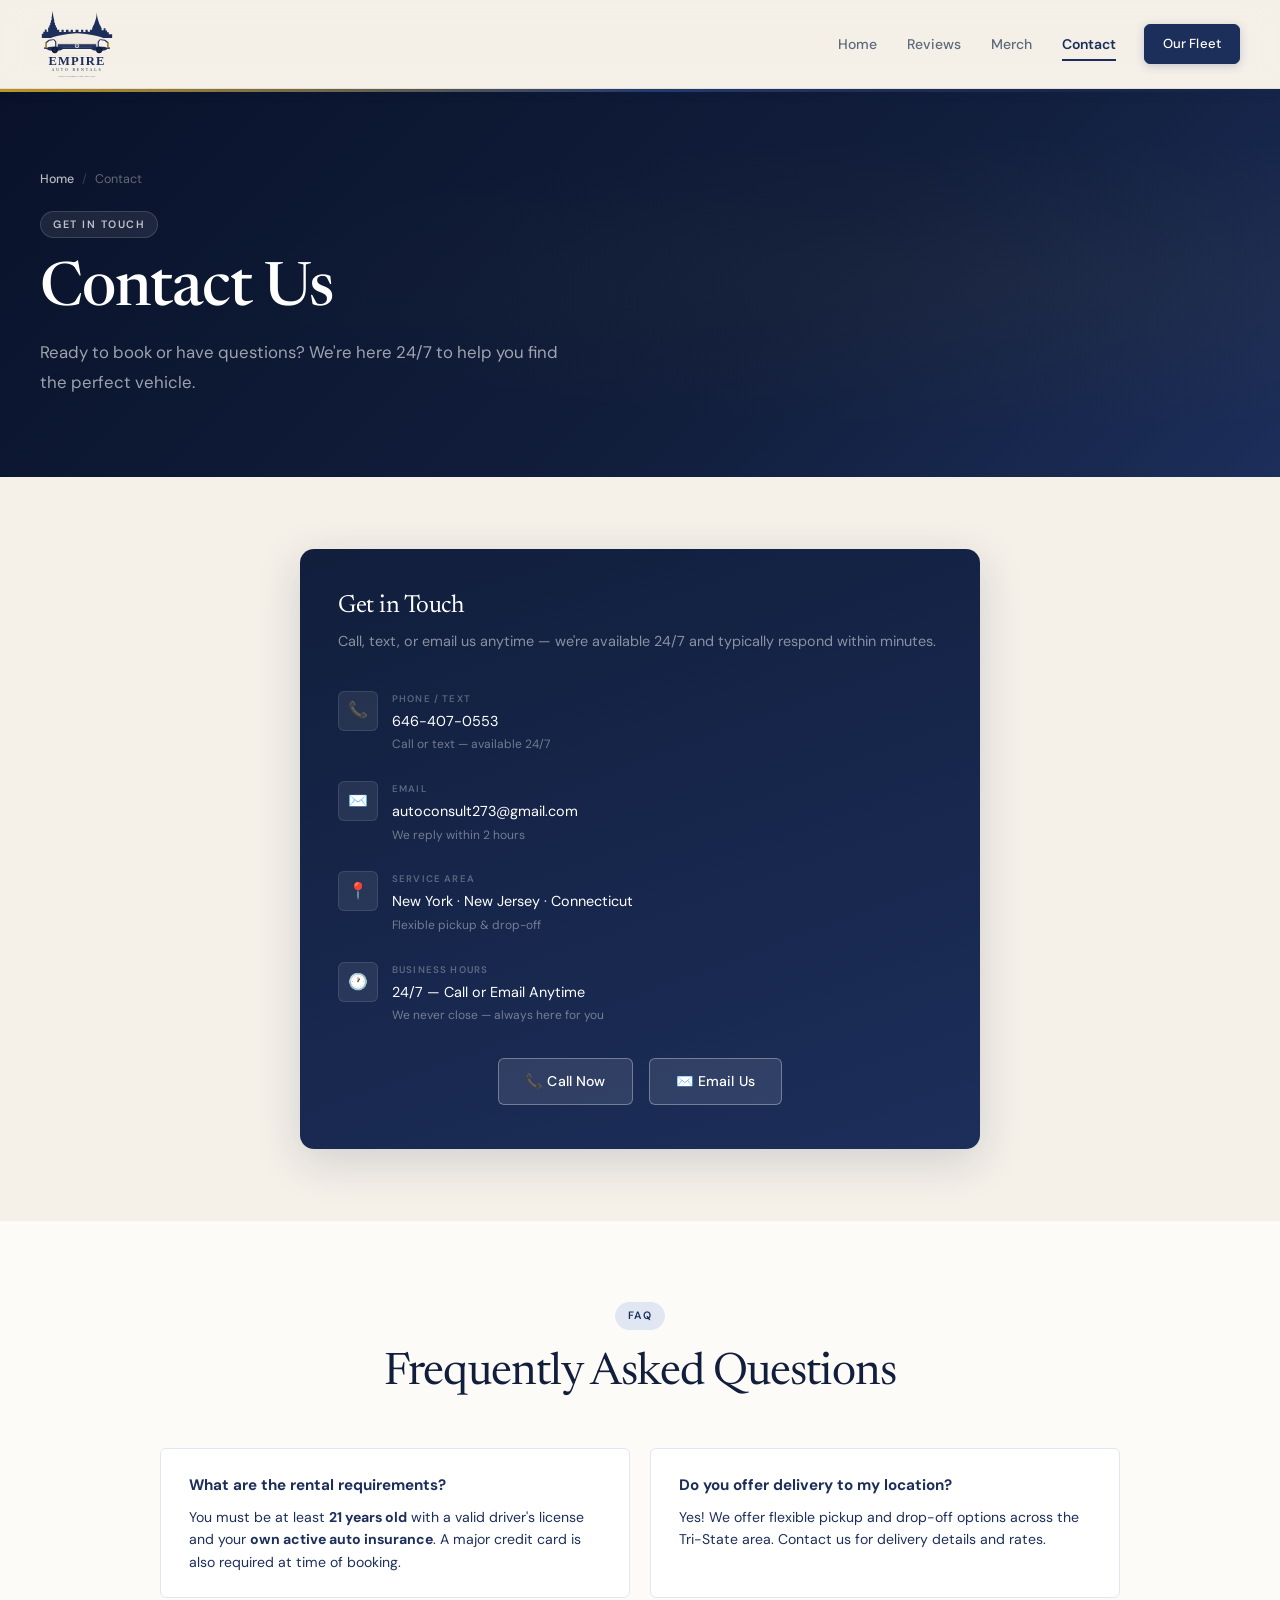
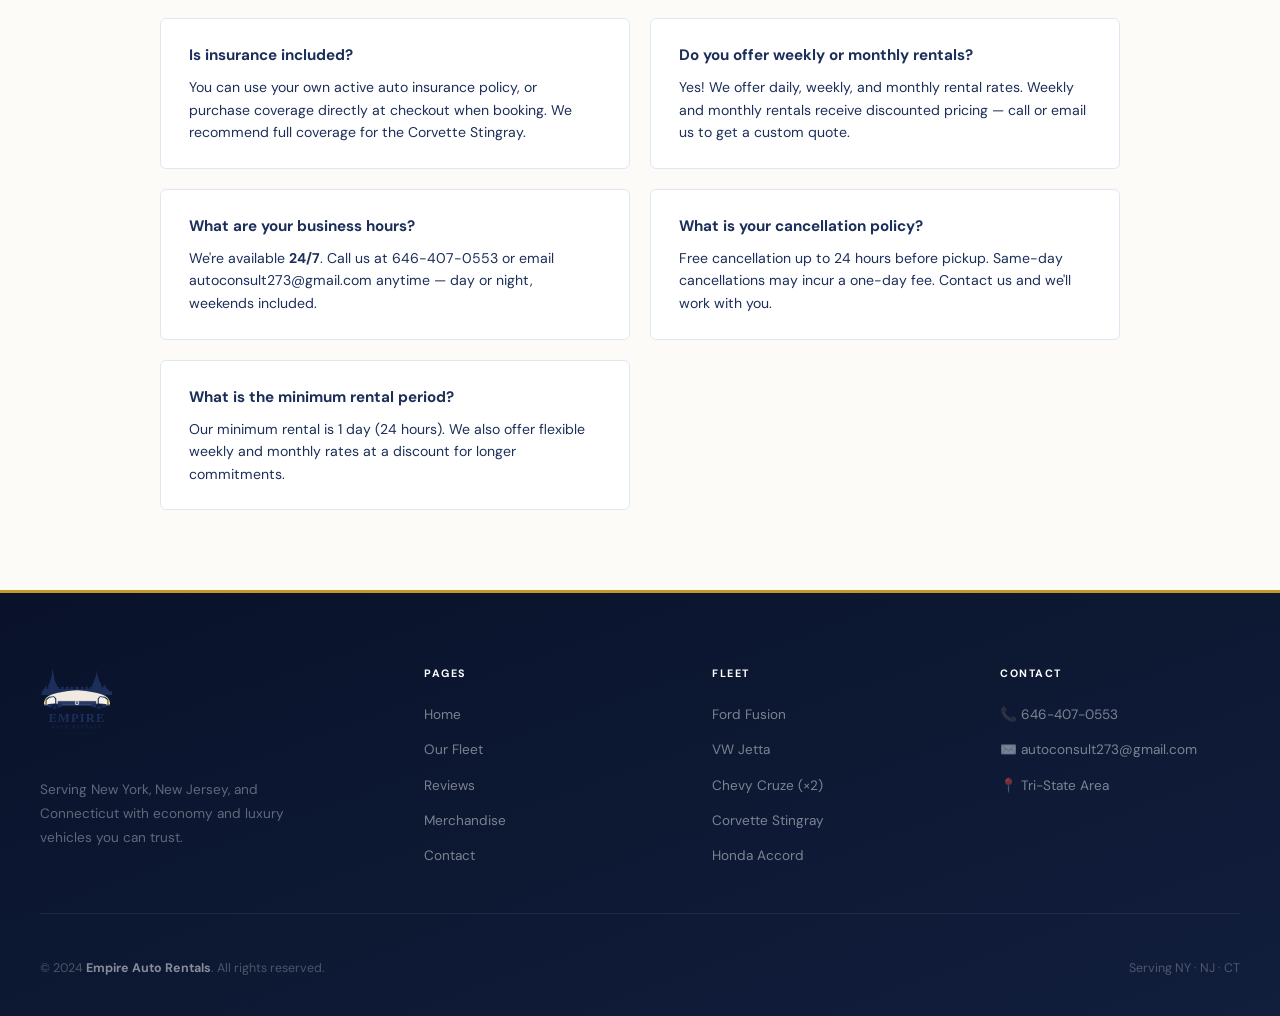
<file: contact.html>
<!DOCTYPE html>
<html lang="en">
<head>
  <meta charset="UTF-8" />
  <meta name="viewport" content="width=device-width, initial-scale=1.0" />
  <title>Contact — Empire Auto Rentals</title>
  <link rel="preconnect" href="https://fonts.googleapis.com" />
  <link rel="preconnect" href="https://fonts.gstatic.com" crossorigin />
  <link href="https://fonts.googleapis.com/css2?family=Newsreader:ital,opsz,wght@0,6..72,300;0,6..72,400;0,6..72,500;0,6..72,700;1,6..72,300;1,6..72,400&family=DM+Sans:ital,opsz,wght@0,9..40,300;0,9..40,400;0,9..40,500;0,9..40,600;0,9..40,700;1,9..40,400&display=swap" rel="stylesheet" />
  <link rel="icon" type="image/svg+xml" href="images/logo.svg" />
  <link rel="stylesheet" href="css/styles.css" />
  <style>
    .faq-section {
      background: var(--card);
      padding: 80px 32px;
    }
    .faq-grid {
      display: grid;
      grid-template-columns: 1fr 1fr;
      gap: 20px;
      max-width: 960px;
      margin: 0 auto;
    }
    .faq-item {
      background: var(--white);
      border-radius: var(--radius);
      border: 1px solid var(--blue-pale);
      padding: 24px 28px;
    }
    .faq-q {
      font-weight: 700;
      color: var(--blue);
      margin-bottom: 8px;
      font-size: 0.95rem;
    }
    .faq-a {
      font-size: 0.88rem;
      color: var(--text-muted);
      line-height: 1.6;
    }
    @media (max-width: 640px) {
      .faq-grid { grid-template-columns: 1fr; }
    }
  </style>
</head>
<body>

  <!-- ===== NAVBAR ===== -->
  <nav class="navbar">
    <div class="nav-inner">
      <a href="index.html" class="nav-logo">
        <img src="images/logo.svg" alt="Empire Auto Rentals" style="height:72px;width:auto;display:block">
      </a>
      <ul class="nav-links">
        <li><a href="index.html"       class="nav-link">Home</a></li>
        <li><a href="reviews.html"     class="nav-link">Reviews</a></li>
        <li><a href="merchandise.html" class="nav-link">Merch</a></li>
        <li><a href="contact.html"     class="nav-link active">Contact</a></li>
        <li><a href="https://widget.wheelbasepro.com/?dealer_id=5032721&store_type=auto" class="btn btn-primary btn-sm nav-cta" target="_blank" rel="noopener">Our Fleet</a></li>
      </ul>
      <button class="nav-toggle" aria-label="Toggle menu">
        <span></span><span></span><span></span>
      </button>
    </div>
  </nav>

  <!-- ===== PAGE HERO ===== -->
  <section class="page-hero">
    <div class="page-hero-inner">
      <div class="breadcrumb"><a href="index.html">Home</a><span class="breadcrumb-sep">/</span>Contact</div>
      <span class="section-label">Get in Touch</span>
      <h1>Contact Us</h1>
      <p>Ready to book or have questions? We're here 24/7 to help you find the perfect vehicle.</p>
    </div>
  </section>

  <!-- ===== CONTACT ===== -->
  <section class="contact-section">
    <div class="container">
      <div style="max-width:680px;margin:0 auto">

        <div class="contact-info-card">
          <h3>Get in Touch</h3>
          <p>Call, text, or email us anytime — we're available 24/7 and typically respond within minutes.</p>

          <div class="contact-items">
            <div class="contact-item">
              <div class="contact-item-icon">📞</div>
              <div>
                <div class="contact-item-label">Phone / Text</div>
                <div class="contact-item-value"><a href="tel:+16464070553" style="color:inherit;text-decoration:none">646-407-0553</a></div>
                <div style="font-size:0.75rem;color:rgba(255,255,255,0.4);margin-top:2px">Call or text — available 24/7</div>
              </div>
            </div>

            <div class="contact-item">
              <div class="contact-item-icon">✉️</div>
              <div>
                <div class="contact-item-label">Email</div>
                <div class="contact-item-value"><a href="mailto:autoconsult273@gmail.com" style="color:inherit;text-decoration:none">autoconsult273@gmail.com</a></div>
                <div style="font-size:0.75rem;color:rgba(255,255,255,0.4);margin-top:2px">We reply within 2 hours</div>
              </div>
            </div>

            <div class="contact-item">
              <div class="contact-item-icon">📍</div>
              <div>
                <div class="contact-item-label">Service Area</div>
                <div class="contact-item-value">New York · New Jersey · Connecticut</div>
                <div style="font-size:0.75rem;color:rgba(255,255,255,0.4);margin-top:2px">Flexible pickup &amp; drop-off</div>
              </div>
            </div>

            <div class="contact-item">
              <div class="contact-item-icon">🕐</div>
              <div>
                <div class="contact-item-label">Business Hours</div>
                <div class="contact-item-value">24/7 — Call or Email Anytime</div>
                <div style="font-size:0.75rem;color:rgba(255,255,255,0.4);margin-top:2px">We never close — always here for you</div>
              </div>
            </div>
          </div>

          <div style="margin-top:32px;text-align:center">
            <a href="tel:+16464070553" class="btn btn-ghost" style="margin-right:12px">📞 Call Now</a>
            <a href="mailto:autoconsult273@gmail.com" class="btn btn-ghost">✉️ Email Us</a>
          </div>
        </div>

      </div>
    </div>
  </section>

  <!-- ===== FAQ ===== -->
  <section class="faq-section">
    <div class="container">
      <div style="text-align:center;margin-bottom:48px">
        <span class="section-label">FAQ</span>
        <h2 class="section-title">Frequently Asked Questions</h2>
      </div>
      <div class="faq-grid">
        <div class="faq-item">
          <div class="faq-q">What are the rental requirements?</div>
          <p class="faq-a">You must be at least <strong>21 years old</strong> with a valid driver's license and your <strong>own active auto insurance</strong>. A major credit card is also required at time of booking.</p>
        </div>
        <div class="faq-item">
          <div class="faq-q">Do you offer delivery to my location?</div>
          <p class="faq-a">Yes! We offer flexible pickup and drop-off options across the Tri-State area. Contact us for delivery details and rates.</p>
        </div>
        <div class="faq-item">
          <div class="faq-q">Is insurance included?</div>
          <p class="faq-a">You can use your own active auto insurance policy, or purchase coverage directly at checkout when booking. We recommend full coverage for the Corvette Stingray.</p>
        </div>
        <div class="faq-item">
          <div class="faq-q">Do you offer weekly or monthly rentals?</div>
          <p class="faq-a">Yes! We offer daily, weekly, and monthly rental rates. Weekly and monthly rentals receive discounted pricing — call or email us to get a custom quote.</p>
        </div>
        <div class="faq-item">
          <div class="faq-q">What are your business hours?</div>
          <p class="faq-a">We're available <strong>24/7</strong>. Call us at 646-407-0553 or email autoconsult273@gmail.com anytime — day or night, weekends included.</p>
        </div>
        <div class="faq-item">
          <div class="faq-q">What is your cancellation policy?</div>
          <p class="faq-a">Free cancellation up to 24 hours before pickup. Same-day cancellations may incur a one-day fee. Contact us and we'll work with you.</p>
        </div>
        <div class="faq-item">
          <div class="faq-q">What is the minimum rental period?</div>
          <p class="faq-a">Our minimum rental is 1 day (24 hours). We also offer flexible weekly and monthly rates at a discount for longer commitments.</p>
        </div>
      </div>
    </div>
  </section>

  <!-- ===== FOOTER ===== -->
  <footer class="footer">
    <div class="footer-inner">
      <div class="footer-top">
        <div class="footer-brand">
          <a href="index.html" style="display:inline-block;margin-bottom:16px">
            <img src="images/logo.svg" alt="Empire Auto Rentals" style="height:72px;width:auto;display:block">
          </a>
          <p class="footer-tagline">Serving New York, New Jersey, and Connecticut with economy and luxury vehicles you can trust.</p>
        </div>
        <div class="footer-col">
          <h5>Pages</h5>
          <ul class="footer-links">
            <li><a href="index.html"       class="footer-link">Home</a></li>
            <li><a href="https://widget.wheelbasepro.com/?dealer_id=5032721&store_type=auto" class="footer-link" target="_blank" rel="noopener">Our Fleet</a></li>
            <li><a href="reviews.html"     class="footer-link">Reviews</a></li>
            <li><a href="merchandise.html" class="footer-link">Merchandise</a></li>
            <li><a href="contact.html"     class="footer-link">Contact</a></li>
          </ul>
        </div>
        <div class="footer-col">
          <h5>Fleet</h5>
          <ul class="footer-links">
            <li><span class="footer-link">Ford Fusion</span></li>
            <li><span class="footer-link">VW Jetta</span></li>
            <li><span class="footer-link">Chevy Cruze (×2)</span></li>
            <li><span class="footer-link">Corvette Stingray</span></li>
            <li><span class="footer-link">Honda Accord</span></li>
          </ul>
        </div>
        <div class="footer-col">
          <h5>Contact</h5>
          <ul class="footer-links">
            <li><a href="tel:+16464070553" class="footer-link">📞 646-407-0553</a></li>
            <li><a href="mailto:autoconsult273@gmail.com" class="footer-link">✉️ autoconsult273@gmail.com</a></li>
            <li><span class="footer-link">📍 Tri-State Area</span></li>
          </ul>
        </div>
      </div>
      <div class="footer-bottom">
        <p class="footer-copy">© 2024 <strong>Empire Auto Rentals</strong>. All rights reserved.</p>
        <p class="footer-copy">Serving NY · NJ · CT</p>
      </div>
    </div>
  </footer>

  <script src="js/main.js"></script>
</body>
</html>
</file>
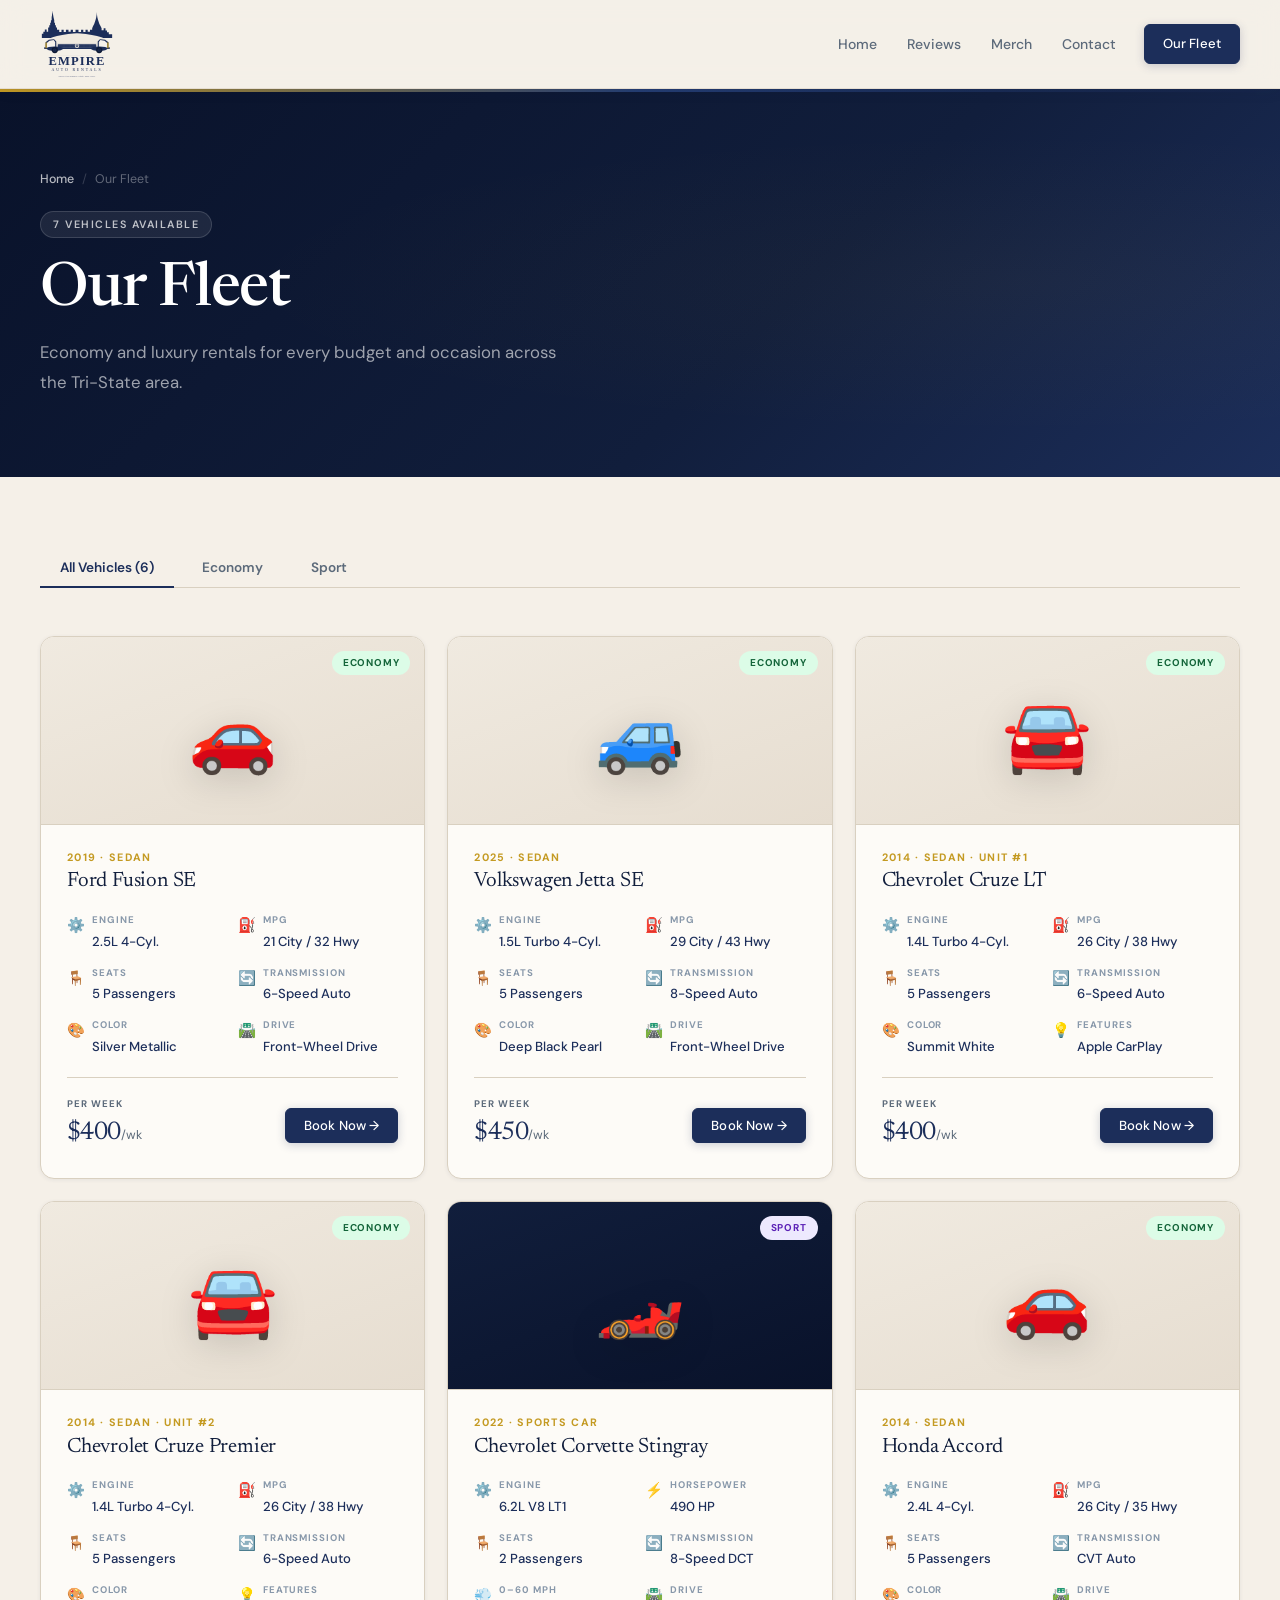
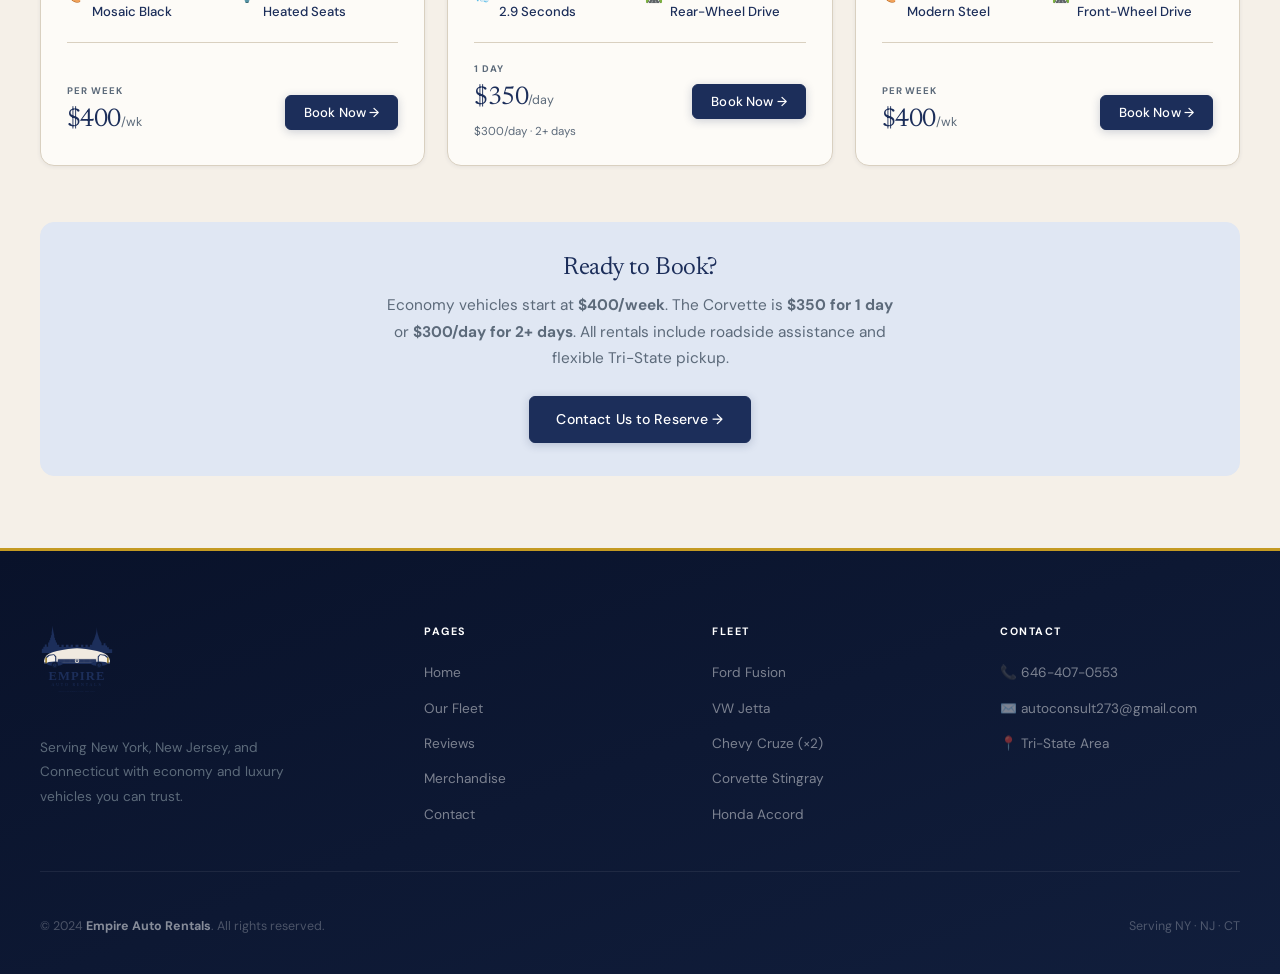
<file: fleet.html>
<!DOCTYPE html>
<html lang="en">
<head>
  <meta charset="UTF-8" />
  <meta name="viewport" content="width=device-width, initial-scale=1.0" />
  <title>Our Fleet — Empire Auto Rentals</title>
  <link rel="preconnect" href="https://fonts.googleapis.com" />
  <link rel="preconnect" href="https://fonts.gstatic.com" crossorigin />
  <link href="https://fonts.googleapis.com/css2?family=Newsreader:ital,opsz,wght@0,6..72,300;0,6..72,400;0,6..72,500;0,6..72,700;1,6..72,300;1,6..72,400&family=DM+Sans:ital,opsz,wght@0,9..40,300;0,9..40,400;0,9..40,500;0,9..40,600;0,9..40,700;1,9..40,400&display=swap" rel="stylesheet" />
  <link rel="icon" type="image/svg+xml" href="images/logo.svg" />
  <link rel="stylesheet" href="css/styles.css" />
</head>
<body>

  <!-- ===== NAVBAR ===== -->
  <nav class="navbar">
    <div class="nav-inner">
      <a href="index.html" class="nav-logo">
        <img src="images/logo.svg" alt="Empire Auto Rentals" style="height:72px;width:auto;display:block">
      </a>
      <ul class="nav-links">
        <li><a href="index.html"       class="nav-link">Home</a></li>
        <li><a href="reviews.html"     class="nav-link">Reviews</a></li>
        <li><a href="merchandise.html" class="nav-link">Merch</a></li>
        <li><a href="contact.html"     class="nav-link">Contact</a></li>
        <li><a href="https://widget.wheelbasepro.com/?dealer_id=5032721&store_type=auto" class="btn btn-primary btn-sm nav-cta" target="_blank" rel="noopener">Our Fleet</a></li>
      </ul>
      <button class="nav-toggle" aria-label="Toggle menu">
        <span></span><span></span><span></span>
      </button>
    </div>
  </nav>

  <!-- ===== PAGE HERO ===== -->
  <section class="page-hero">
    <div class="page-hero-inner">
      <div class="breadcrumb"><a href="index.html">Home</a><span class="breadcrumb-sep">/</span>Our Fleet</div>
      <span class="section-label">7 Vehicles Available</span>
      <h1>Our Fleet</h1>
      <p>Economy and luxury rentals for every budget and occasion across the Tri-State area.</p>
    </div>
  </section>

  <!-- ===== FLEET ===== -->
  <section class="fleet-section">
    <div class="container">

      <!-- Filters -->
      <div class="fleet-filters">
        <button class="filter-btn active" data-filter="all">All Vehicles (6)</button>
        <button class="filter-btn" data-filter="economy">Economy</button>
        <button class="filter-btn" data-filter="sport">Sport</button>
      </div>

      <!-- Grid -->
      <div class="fleet-grid">

        <!-- 1 — Ford Fusion -->
        <article class="car-card" data-category="economy">
          <div class="car-card-visual">
            <span class="car-badge badge-economy">Economy</span>
            <div class="car-emoji">🚗</div>
          </div>
          <div class="car-card-body">
            <div class="car-year-model">2019 · Sedan</div>
            <h3 class="car-name">Ford Fusion SE</h3>
            <div class="car-specs">
              <div class="spec-item">
                <span class="spec-icon">⚙️</span>
                <div class="spec-info">
                  <span class="spec-label">Engine</span>
                  <span class="spec-value">2.5L 4-Cyl.</span>
                </div>
              </div>
              <div class="spec-item">
                <span class="spec-icon">⛽</span>
                <div class="spec-info">
                  <span class="spec-label">MPG</span>
                  <span class="spec-value">21 City / 32 Hwy</span>
                </div>
              </div>
              <div class="spec-item">
                <span class="spec-icon">🪑</span>
                <div class="spec-info">
                  <span class="spec-label">Seats</span>
                  <span class="spec-value">5 Passengers</span>
                </div>
              </div>
              <div class="spec-item">
                <span class="spec-icon">🔄</span>
                <div class="spec-info">
                  <span class="spec-label">Transmission</span>
                  <span class="spec-value">6-Speed Auto</span>
                </div>
              </div>
              <div class="spec-item">
                <span class="spec-icon">🎨</span>
                <div class="spec-info">
                  <span class="spec-label">Color</span>
                  <span class="spec-value">Silver Metallic</span>
                </div>
              </div>
              <div class="spec-item">
                <span class="spec-icon">🛣️</span>
                <div class="spec-info">
                  <span class="spec-label">Drive</span>
                  <span class="spec-value">Front-Wheel Drive</span>
                </div>
              </div>
            </div>
            <div class="car-divider"></div>
            <div class="car-footer">
              <div class="car-price">
                <span class="price-label">Per week</span>
                <span class="price-amount">$400<span>/wk</span></span>
              </div>
              <button class="btn btn-primary btn-sm book-btn">Book Now →</button>
            </div>
          </div>
        </article>

        <!-- 2 — Volkswagen Jetta -->
        <article class="car-card" data-category="economy">
          <div class="car-card-visual">
            <span class="car-badge badge-economy">Economy</span>
            <div class="car-emoji">🚙</div>
          </div>
          <div class="car-card-body">
            <div class="car-year-model">2025 · Sedan</div>
            <h3 class="car-name">Volkswagen Jetta SE</h3>
            <div class="car-specs">
              <div class="spec-item">
                <span class="spec-icon">⚙️</span>
                <div class="spec-info">
                  <span class="spec-label">Engine</span>
                  <span class="spec-value">1.5L Turbo 4-Cyl.</span>
                </div>
              </div>
              <div class="spec-item">
                <span class="spec-icon">⛽</span>
                <div class="spec-info">
                  <span class="spec-label">MPG</span>
                  <span class="spec-value">29 City / 43 Hwy</span>
                </div>
              </div>
              <div class="spec-item">
                <span class="spec-icon">🪑</span>
                <div class="spec-info">
                  <span class="spec-label">Seats</span>
                  <span class="spec-value">5 Passengers</span>
                </div>
              </div>
              <div class="spec-item">
                <span class="spec-icon">🔄</span>
                <div class="spec-info">
                  <span class="spec-label">Transmission</span>
                  <span class="spec-value">8-Speed Auto</span>
                </div>
              </div>
              <div class="spec-item">
                <span class="spec-icon">🎨</span>
                <div class="spec-info">
                  <span class="spec-label">Color</span>
                  <span class="spec-value">Deep Black Pearl</span>
                </div>
              </div>
              <div class="spec-item">
                <span class="spec-icon">🛣️</span>
                <div class="spec-info">
                  <span class="spec-label">Drive</span>
                  <span class="spec-value">Front-Wheel Drive</span>
                </div>
              </div>
            </div>
            <div class="car-divider"></div>
            <div class="car-footer">
              <div class="car-price">
                <span class="price-label">Per week</span>
                <span class="price-amount">$450<span>/wk</span></span>
              </div>
              <button class="btn btn-primary btn-sm book-btn">Book Now →</button>
            </div>
          </div>
        </article>

        <!-- 3 — Chevy Cruze #1 -->
        <article class="car-card" data-category="economy">
          <div class="car-card-visual">
            <span class="car-badge badge-economy">Economy</span>
            <div class="car-emoji">🚘</div>
          </div>
          <div class="car-card-body">
            <div class="car-year-model">2014 · Sedan · Unit #1</div>
            <h3 class="car-name">Chevrolet Cruze LT</h3>
            <div class="car-specs">
              <div class="spec-item">
                <span class="spec-icon">⚙️</span>
                <div class="spec-info">
                  <span class="spec-label">Engine</span>
                  <span class="spec-value">1.4L Turbo 4-Cyl.</span>
                </div>
              </div>
              <div class="spec-item">
                <span class="spec-icon">⛽</span>
                <div class="spec-info">
                  <span class="spec-label">MPG</span>
                  <span class="spec-value">26 City / 38 Hwy</span>
                </div>
              </div>
              <div class="spec-item">
                <span class="spec-icon">🪑</span>
                <div class="spec-info">
                  <span class="spec-label">Seats</span>
                  <span class="spec-value">5 Passengers</span>
                </div>
              </div>
              <div class="spec-item">
                <span class="spec-icon">🔄</span>
                <div class="spec-info">
                  <span class="spec-label">Transmission</span>
                  <span class="spec-value">6-Speed Auto</span>
                </div>
              </div>
              <div class="spec-item">
                <span class="spec-icon">🎨</span>
                <div class="spec-info">
                  <span class="spec-label">Color</span>
                  <span class="spec-value">Summit White</span>
                </div>
              </div>
              <div class="spec-item">
                <span class="spec-icon">💡</span>
                <div class="spec-info">
                  <span class="spec-label">Features</span>
                  <span class="spec-value">Apple CarPlay</span>
                </div>
              </div>
            </div>
            <div class="car-divider"></div>
            <div class="car-footer">
              <div class="car-price">
                <span class="price-label">Per week</span>
                <span class="price-amount">$400<span>/wk</span></span>
              </div>
              <button class="btn btn-primary btn-sm book-btn">Book Now →</button>
            </div>
          </div>
        </article>

        <!-- 4 — Chevy Cruze #2 -->
        <article class="car-card" data-category="economy">
          <div class="car-card-visual">
            <span class="car-badge badge-economy">Economy</span>
            <div class="car-emoji">🚘</div>
          </div>
          <div class="car-card-body">
            <div class="car-year-model">2014 · Sedan · Unit #2</div>
            <h3 class="car-name">Chevrolet Cruze Premier</h3>
            <div class="car-specs">
              <div class="spec-item">
                <span class="spec-icon">⚙️</span>
                <div class="spec-info">
                  <span class="spec-label">Engine</span>
                  <span class="spec-value">1.4L Turbo 4-Cyl.</span>
                </div>
              </div>
              <div class="spec-item">
                <span class="spec-icon">⛽</span>
                <div class="spec-info">
                  <span class="spec-label">MPG</span>
                  <span class="spec-value">26 City / 38 Hwy</span>
                </div>
              </div>
              <div class="spec-item">
                <span class="spec-icon">🪑</span>
                <div class="spec-info">
                  <span class="spec-label">Seats</span>
                  <span class="spec-value">5 Passengers</span>
                </div>
              </div>
              <div class="spec-item">
                <span class="spec-icon">🔄</span>
                <div class="spec-info">
                  <span class="spec-label">Transmission</span>
                  <span class="spec-value">6-Speed Auto</span>
                </div>
              </div>
              <div class="spec-item">
                <span class="spec-icon">🎨</span>
                <div class="spec-info">
                  <span class="spec-label">Color</span>
                  <span class="spec-value">Mosaic Black</span>
                </div>
              </div>
              <div class="spec-item">
                <span class="spec-icon">💡</span>
                <div class="spec-info">
                  <span class="spec-label">Features</span>
                  <span class="spec-value">Heated Seats</span>
                </div>
              </div>
            </div>
            <div class="car-divider"></div>
            <div class="car-footer">
              <div class="car-price">
                <span class="price-label">Per week</span>
                <span class="price-amount">$400<span>/wk</span></span>
              </div>
              <button class="btn btn-primary btn-sm book-btn">Book Now →</button>
            </div>
          </div>
        </article>

        <!-- 5 — Corvette -->
        <article class="car-card" data-category="sport">
          <div class="car-card-visual luxury">
            <span class="car-badge badge-sport">Sport</span>
            <div class="car-emoji">🏎️</div>
          </div>
          <div class="car-card-body">
            <div class="car-year-model">2022 · Sports Car</div>
            <h3 class="car-name">Chevrolet Corvette Stingray</h3>
            <div class="car-specs">
              <div class="spec-item">
                <span class="spec-icon">⚙️</span>
                <div class="spec-info">
                  <span class="spec-label">Engine</span>
                  <span class="spec-value">6.2L V8 LT1</span>
                </div>
              </div>
              <div class="spec-item">
                <span class="spec-icon">⚡</span>
                <div class="spec-info">
                  <span class="spec-label">Horsepower</span>
                  <span class="spec-value">490 HP</span>
                </div>
              </div>
              <div class="spec-item">
                <span class="spec-icon">🪑</span>
                <div class="spec-info">
                  <span class="spec-label">Seats</span>
                  <span class="spec-value">2 Passengers</span>
                </div>
              </div>
              <div class="spec-item">
                <span class="spec-icon">🔄</span>
                <div class="spec-info">
                  <span class="spec-label">Transmission</span>
                  <span class="spec-value">8-Speed DCT</span>
                </div>
              </div>
              <div class="spec-item">
                <span class="spec-icon">💨</span>
                <div class="spec-info">
                  <span class="spec-label">0–60 mph</span>
                  <span class="spec-value">2.9 Seconds</span>
                </div>
              </div>
              <div class="spec-item">
                <span class="spec-icon">🛣️</span>
                <div class="spec-info">
                  <span class="spec-label">Drive</span>
                  <span class="spec-value">Rear-Wheel Drive</span>
                </div>
              </div>
            </div>
            <div class="car-divider"></div>
            <div class="car-footer">
              <div class="car-price">
                <span class="price-label">1 day</span>
                <span class="price-amount">$350<span>/day</span></span>
                <span style="font-size:0.72rem;color:var(--muted);margin-top:3px">$300/day · 2+ days</span>
              </div>
              <button class="btn btn-primary btn-sm book-btn">Book Now →</button>
            </div>
          </div>
        </article>

        <!-- 6 — Honda Accord -->
        <article class="car-card" data-category="economy">
          <div class="car-card-visual">
            <span class="car-badge badge-economy">Economy</span>
            <div class="car-emoji">🚗</div>
          </div>
          <div class="car-card-body">
            <div class="car-year-model">2014 · Sedan</div>
            <h3 class="car-name">Honda Accord</h3>
            <div class="car-specs">
              <div class="spec-item">
                <span class="spec-icon">⚙️</span>
                <div class="spec-info">
                  <span class="spec-label">Engine</span>
                  <span class="spec-value">2.4L 4-Cyl.</span>
                </div>
              </div>
              <div class="spec-item">
                <span class="spec-icon">⛽</span>
                <div class="spec-info">
                  <span class="spec-label">MPG</span>
                  <span class="spec-value">26 City / 35 Hwy</span>
                </div>
              </div>
              <div class="spec-item">
                <span class="spec-icon">🪑</span>
                <div class="spec-info">
                  <span class="spec-label">Seats</span>
                  <span class="spec-value">5 Passengers</span>
                </div>
              </div>
              <div class="spec-item">
                <span class="spec-icon">🔄</span>
                <div class="spec-info">
                  <span class="spec-label">Transmission</span>
                  <span class="spec-value">CVT Auto</span>
                </div>
              </div>
              <div class="spec-item">
                <span class="spec-icon">🎨</span>
                <div class="spec-info">
                  <span class="spec-label">Color</span>
                  <span class="spec-value">Modern Steel</span>
                </div>
              </div>
              <div class="spec-item">
                <span class="spec-icon">🛣️</span>
                <div class="spec-info">
                  <span class="spec-label">Drive</span>
                  <span class="spec-value">Front-Wheel Drive</span>
                </div>
              </div>
            </div>
            <div class="car-divider"></div>
            <div class="car-footer">
              <div class="car-price">
                <span class="price-label">Per week</span>
                <span class="price-amount">$400<span>/wk</span></span>
              </div>
              <button class="btn btn-primary btn-sm book-btn">Book Now →</button>
            </div>
          </div>
        </article>

      </div><!-- /fleet-grid -->

      <!-- Booking Note -->
      <div style="text-align:center;margin-top:56px;padding:32px;background:var(--blue-pale);border-radius:var(--radius-lg);border:1px solid var(--blue-pale)">
        <h3 style="margin-bottom:8px;color:var(--blue)">Ready to Book?</h3>
        <p style="color:var(--muted);margin-bottom:24px;max-width:520px;margin-left:auto;margin-right:auto">
          Economy vehicles start at <strong>$400/week</strong>. The Corvette is <strong>$350 for 1 day</strong> or <strong>$300/day for 2+ days</strong>. All rentals include roadside assistance and flexible Tri-State pickup.
        </p>
        <a href="contact.html" class="btn btn-primary">Contact Us to Reserve →</a>
      </div>

    </div>
  </section>

  <!-- ===== FOOTER ===== -->
  <footer class="footer">
    <div class="footer-inner">
      <div class="footer-top">
        <div class="footer-brand">
          <a href="index.html" style="display:inline-block;margin-bottom:16px">
            <img src="images/logo.svg" alt="Empire Auto Rentals" style="height:72px;width:auto;display:block">
          </a>
          <p class="footer-tagline">Serving New York, New Jersey, and Connecticut with economy and luxury vehicles you can trust.</p>
        </div>
        <div class="footer-col">
          <h5>Pages</h5>
          <ul class="footer-links">
            <li><a href="index.html"       class="footer-link">Home</a></li>
            <li><a href="https://widget.wheelbasepro.com/?dealer_id=5032721&store_type=auto" class="footer-link" target="_blank" rel="noopener">Our Fleet</a></li>
            <li><a href="reviews.html"     class="footer-link">Reviews</a></li>
            <li><a href="merchandise.html" class="footer-link">Merchandise</a></li>
            <li><a href="contact.html"     class="footer-link">Contact</a></li>
          </ul>
        </div>
        <div class="footer-col">
          <h5>Fleet</h5>
          <ul class="footer-links">
            <li><span class="footer-link">Ford Fusion</span></li>
            <li><span class="footer-link">VW Jetta</span></li>
            <li><span class="footer-link">Chevy Cruze (×2)</span></li>
            <li><span class="footer-link">Corvette Stingray</span></li>
            <li><span class="footer-link">Honda Accord</span></li>
          </ul>
        </div>
        <div class="footer-col">
          <h5>Contact</h5>
          <ul class="footer-links">
            <li><a href="tel:+16464070553" class="footer-link">📞 646-407-0553</a></li>
            <li><a href="mailto:autoconsult273@gmail.com" class="footer-link">✉️ autoconsult273@gmail.com</a></li>
            <li><span class="footer-link">📍 Tri-State Area</span></li>
          </ul>
        </div>
      </div>
      <div class="footer-bottom">
        <p class="footer-copy">© 2024 <strong>Empire Auto Rentals</strong>. All rights reserved.</p>
        <p class="footer-copy">Serving NY · NJ · CT</p>
      </div>
    </div>
  </footer>

  <script src="js/main.js"></script>
</body>
</html>
</file>
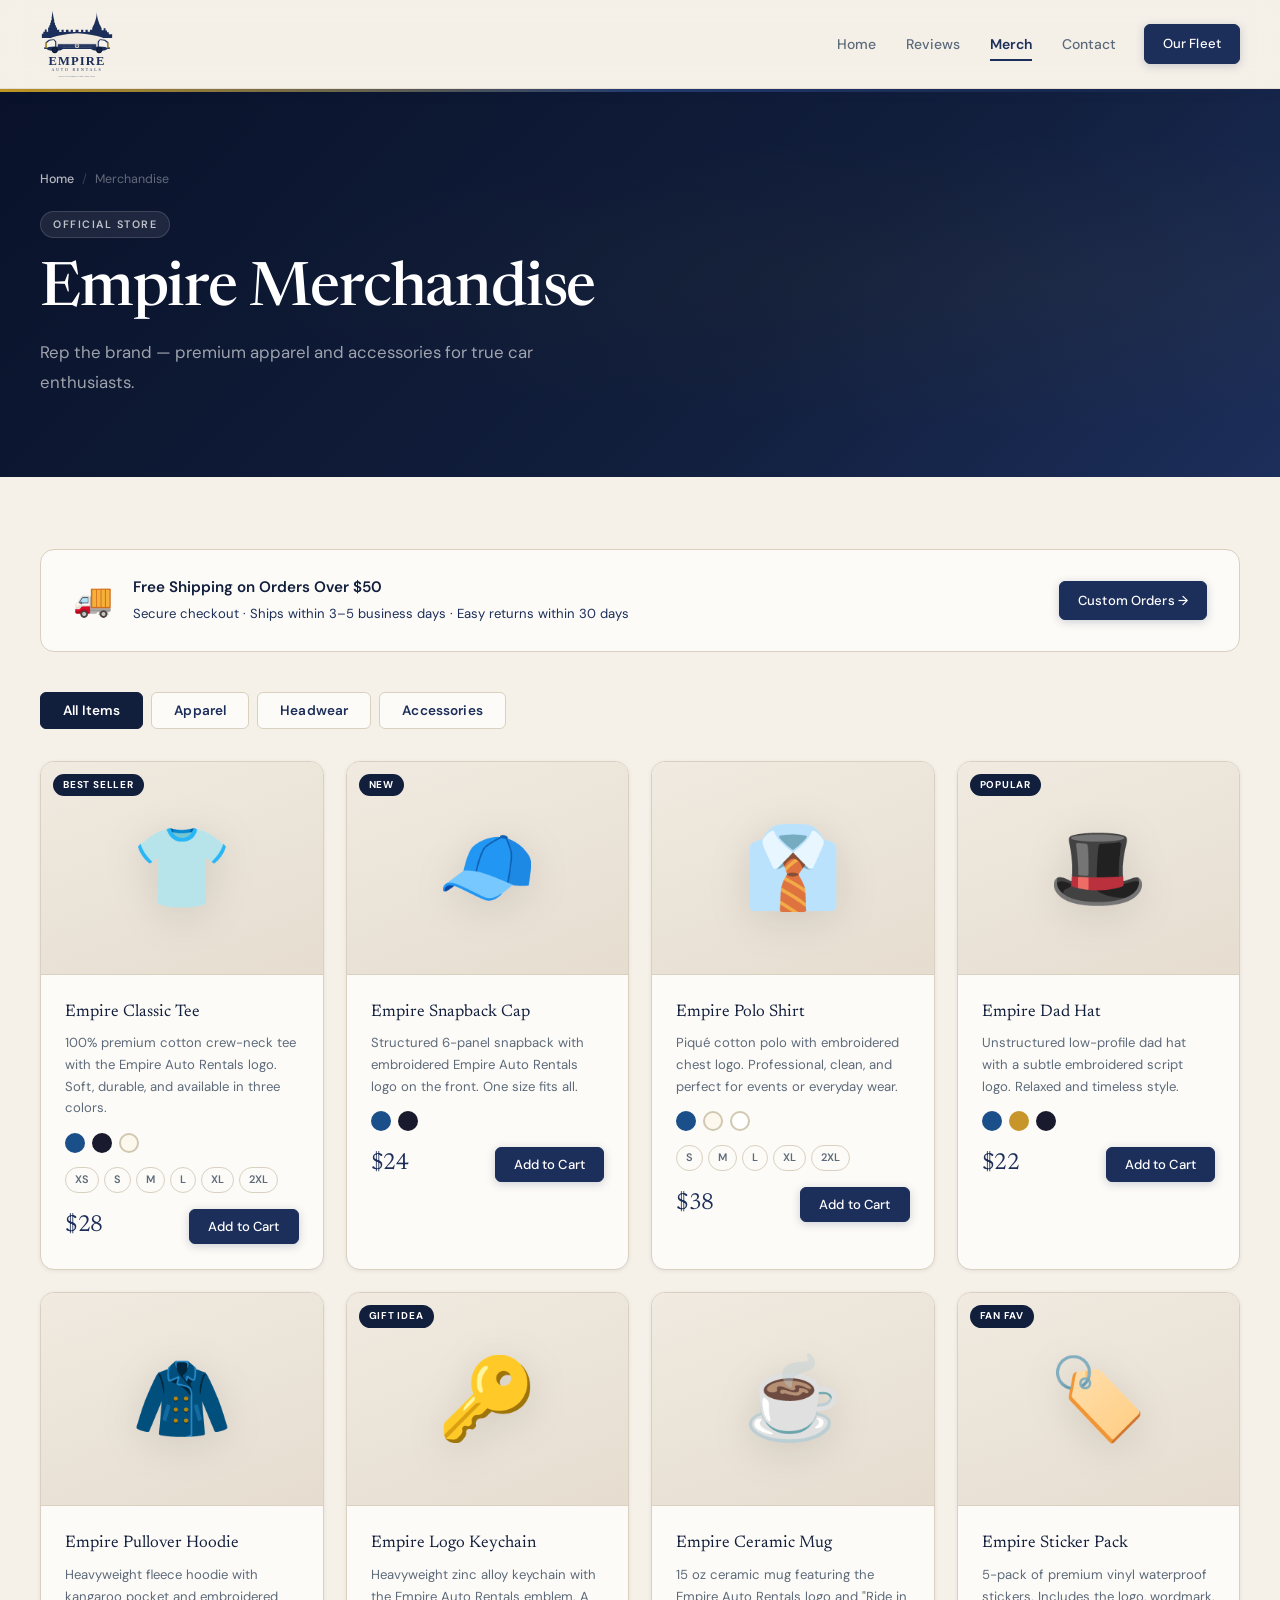
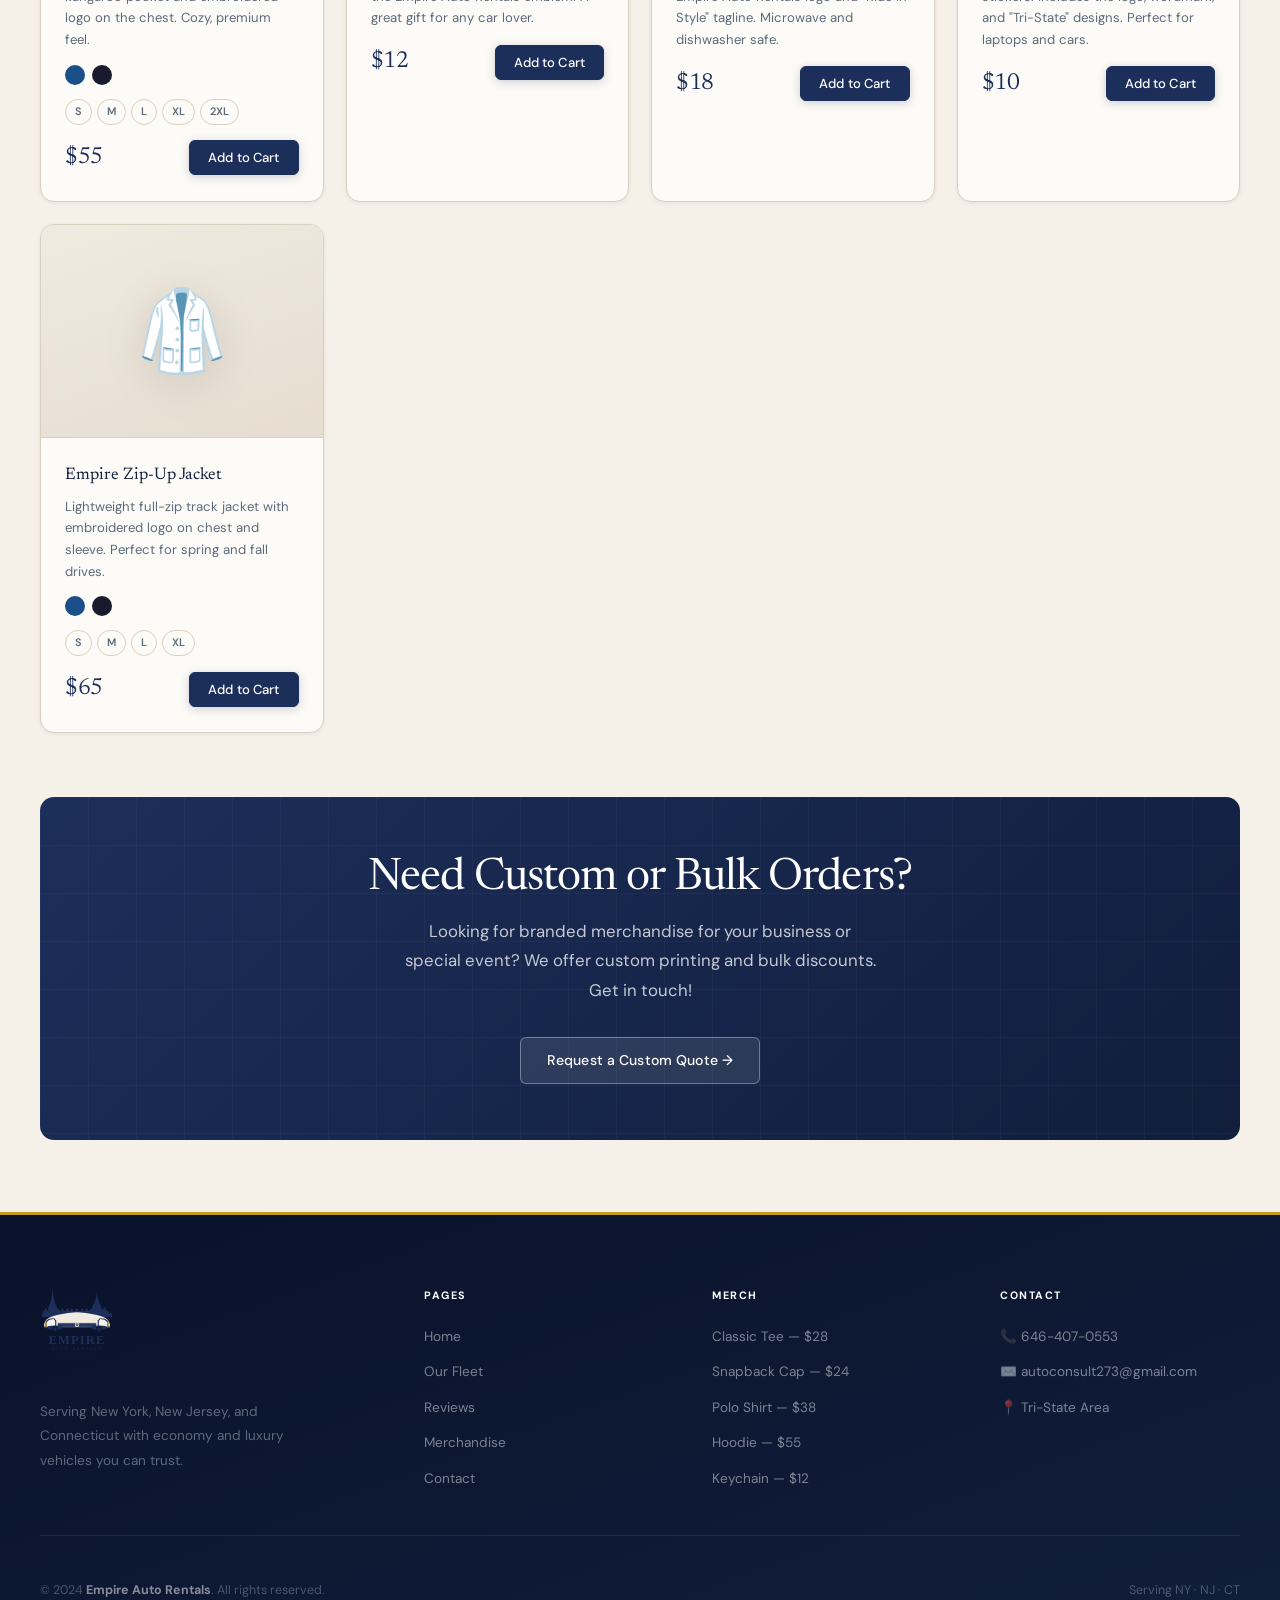
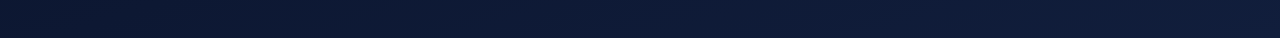
<file: merchandise.html>
<!DOCTYPE html>
<html lang="en">
<head>
  <meta charset="UTF-8" />
  <meta name="viewport" content="width=device-width, initial-scale=1.0" />
  <title>Merchandise — Empire Auto Rentals</title>
  <link rel="preconnect" href="https://fonts.googleapis.com" />
  <link rel="preconnect" href="https://fonts.gstatic.com" crossorigin />
  <link href="https://fonts.googleapis.com/css2?family=Newsreader:ital,opsz,wght@0,6..72,300;0,6..72,400;0,6..72,500;0,6..72,700;1,6..72,300;1,6..72,400&family=DM+Sans:ital,opsz,wght@0,9..40,300;0,9..40,400;0,9..40,500;0,9..40,600;0,9..40,700;1,9..40,400&display=swap" rel="stylesheet" />
  <link rel="icon" type="image/svg+xml" href="images/logo.svg" />
  <link rel="stylesheet" href="css/styles.css" />
  <style>
    .merch-filter-btn {
      padding: 9px 22px;
      border-radius: var(--radius);
      border: 1px solid var(--border);
      background: var(--card);
      color: var(--text-muted);
      font-family: inherit;
      font-weight: 600;
      font-size: 0.85rem;
      cursor: pointer;
      transition: all var(--transition);
      letter-spacing: 0.01em;
    }
    .merch-filter-btn:hover { color: var(--navy); border-color: #C8D8EC; }
    .merch-filter-btn.active {
      background: var(--navy);
      border-color: var(--navy);
      color: var(--white);
    }
    .merch-hero-note {
      background: var(--card);
      border-radius: var(--radius-lg);
      border: 1px solid var(--border);
      padding: 24px 32px;
      display: flex;
      align-items: center;
      gap: 20px;
      margin-bottom: 40px;
      flex-wrap: wrap;
    }
    .merch-hero-note .note-icon { font-size: 2rem; flex-shrink: 0; }
    .merch-hero-note h4 { color: var(--navy); margin-bottom: 3px; font-size: 0.95rem; }
    .merch-hero-note p  { font-size: 0.82rem; color: var(--text-muted); }
    .merch-categories { display: flex; gap: 8px; flex-wrap: wrap; margin-bottom: 32px; }
  </style>
</head>
<body>

  <!-- ===== NAVBAR ===== -->
  <nav class="navbar">
    <div class="nav-inner">
      <a href="index.html" class="nav-logo">
        <img src="images/logo.svg" alt="Empire Auto Rentals" style="height:72px;width:auto;display:block">
      </a>
      <ul class="nav-links">
        <li><a href="index.html"       class="nav-link">Home</a></li>
        <li><a href="reviews.html"     class="nav-link">Reviews</a></li>
        <li><a href="merchandise.html" class="nav-link active">Merch</a></li>
        <li><a href="contact.html"     class="nav-link">Contact</a></li>
        <li><a href="https://widget.wheelbasepro.com/?dealer_id=5032721&store_type=auto" class="btn btn-primary btn-sm nav-cta" target="_blank" rel="noopener">Our Fleet</a></li>
      </ul>
      <button class="nav-toggle" aria-label="Toggle menu">
        <span></span><span></span><span></span>
      </button>
    </div>
  </nav>

  <!-- ===== PAGE HERO ===== -->
  <section class="page-hero">
    <div class="page-hero-inner">
      <div class="breadcrumb"><a href="index.html">Home</a><span class="breadcrumb-sep">/</span>Merchandise</div>
      <span class="section-label">Official Store</span>
      <h1>Empire Merchandise</h1>
      <p>Rep the brand — premium apparel and accessories for true car enthusiasts.</p>
    </div>
  </section>

  <!-- ===== MERCH ===== -->
  <section class="merch-section">
    <div class="container">

      <!-- Banner note -->
      <div class="merch-hero-note">
        <div class="note-icon">🚚</div>
        <div>
          <h4>Free Shipping on Orders Over $50</h4>
          <p>Secure checkout · Ships within 3–5 business days · Easy returns within 30 days</p>
        </div>
        <div style="margin-left:auto">
          <a href="contact.html" class="btn btn-primary btn-sm">Custom Orders →</a>
        </div>
      </div>

      <!-- Category Filter -->
      <div class="merch-categories">
        <button class="merch-filter-btn active" data-filter="all">All Items</button>
        <button class="merch-filter-btn" data-filter="apparel">Apparel</button>
        <button class="merch-filter-btn" data-filter="headwear">Headwear</button>
        <button class="merch-filter-btn" data-filter="accessories">Accessories</button>
      </div>

      <!-- Grid -->
      <div class="merch-grid">

        <!-- Classic Tee -->
        <article class="merch-card" data-type="apparel">
          <div class="merch-visual">
            <span class="merch-tag">Best Seller</span>
            <div class="merch-emoji">👕</div>
          </div>
          <div class="merch-body">
            <div class="merch-name">Empire Classic Tee</div>
            <p class="merch-desc">100% premium cotton crew-neck tee with the Empire Auto Rentals logo. Soft, durable, and available in three colors.</p>
            <div class="color-dots">
              <div class="color-dot" style="background:#1a4f8a" title="Navy Blue"></div>
              <div class="color-dot" style="background:#1a1a2e" title="Black"></div>
              <div class="color-dot" style="background:#fdf8ed;border-color:#d0c8b0" title="Cream"></div>
            </div>
            <div class="merch-sizes">
              <span class="size-chip">XS</span>
              <span class="size-chip">S</span>
              <span class="size-chip">M</span>
              <span class="size-chip">L</span>
              <span class="size-chip">XL</span>
              <span class="size-chip">2XL</span>
            </div>
            <div class="merch-footer">
              <div class="merch-price">$28</div>
              <button class="btn btn-primary btn-sm add-cart-btn">Add to Cart</button>
            </div>
          </div>
        </article>

        <!-- Snapback Cap -->
        <article class="merch-card" data-type="headwear">
          <div class="merch-visual">
            <span class="merch-tag">New</span>
            <div class="merch-emoji">🧢</div>
          </div>
          <div class="merch-body">
            <div class="merch-name">Empire Snapback Cap</div>
            <p class="merch-desc">Structured 6-panel snapback with embroidered Empire Auto Rentals logo on the front. One size fits all.</p>
            <div class="color-dots">
              <div class="color-dot" style="background:#1a4f8a" title="Navy"></div>
              <div class="color-dot" style="background:#1a1a2e" title="Black"></div>
            </div>
            <div class="merch-footer">
              <div class="merch-price">$24</div>
              <button class="btn btn-primary btn-sm add-cart-btn">Add to Cart</button>
            </div>
          </div>
        </article>

        <!-- Polo Shirt -->
        <article class="merch-card" data-type="apparel">
          <div class="merch-visual">
            <div class="merch-emoji">👔</div>
          </div>
          <div class="merch-body">
            <div class="merch-name">Empire Polo Shirt</div>
            <p class="merch-desc">Piqué cotton polo with embroidered chest logo. Professional, clean, and perfect for events or everyday wear.</p>
            <div class="color-dots">
              <div class="color-dot" style="background:#1a4f8a" title="Navy"></div>
              <div class="color-dot" style="background:#fdf8ed;border-color:#d0c8b0" title="Cream/Ivory"></div>
              <div class="color-dot" style="background:#ffffff;border-color:#d0c8b0" title="White"></div>
            </div>
            <div class="merch-sizes">
              <span class="size-chip">S</span>
              <span class="size-chip">M</span>
              <span class="size-chip">L</span>
              <span class="size-chip">XL</span>
              <span class="size-chip">2XL</span>
            </div>
            <div class="merch-footer">
              <div class="merch-price">$38</div>
              <button class="btn btn-primary btn-sm add-cart-btn">Add to Cart</button>
            </div>
          </div>
        </article>

        <!-- Dad Hat -->
        <article class="merch-card" data-type="headwear">
          <div class="merch-visual">
            <span class="merch-tag">Popular</span>
            <div class="merch-emoji">🎩</div>
          </div>
          <div class="merch-body">
            <div class="merch-name">Empire Dad Hat</div>
            <p class="merch-desc">Unstructured low-profile dad hat with a subtle embroidered script logo. Relaxed and timeless style.</p>
            <div class="color-dots">
              <div class="color-dot" style="background:#1a4f8a" title="Navy"></div>
              <div class="color-dot" style="background:#c8952a" title="Gold"></div>
              <div class="color-dot" style="background:#1a1a2e" title="Black"></div>
            </div>
            <div class="merch-footer">
              <div class="merch-price">$22</div>
              <button class="btn btn-primary btn-sm add-cart-btn">Add to Cart</button>
            </div>
          </div>
        </article>

        <!-- Hoodie -->
        <article class="merch-card" data-type="apparel">
          <div class="merch-visual">
            <div class="merch-emoji">🧥</div>
          </div>
          <div class="merch-body">
            <div class="merch-name">Empire Pullover Hoodie</div>
            <p class="merch-desc">Heavyweight fleece hoodie with kangaroo pocket and embroidered logo on the chest. Cozy, premium feel.</p>
            <div class="color-dots">
              <div class="color-dot" style="background:#1a4f8a" title="Navy"></div>
              <div class="color-dot" style="background:#1a1a2e" title="Black"></div>
            </div>
            <div class="merch-sizes">
              <span class="size-chip">S</span>
              <span class="size-chip">M</span>
              <span class="size-chip">L</span>
              <span class="size-chip">XL</span>
              <span class="size-chip">2XL</span>
            </div>
            <div class="merch-footer">
              <div class="merch-price">$55</div>
              <button class="btn btn-primary btn-sm add-cart-btn">Add to Cart</button>
            </div>
          </div>
        </article>

        <!-- Keychain -->
        <article class="merch-card" data-type="accessories">
          <div class="merch-visual">
            <span class="merch-tag">Gift Idea</span>
            <div class="merch-emoji">🔑</div>
          </div>
          <div class="merch-body">
            <div class="merch-name">Empire Logo Keychain</div>
            <p class="merch-desc">Heavyweight zinc alloy keychain with the Empire Auto Rentals emblem. A great gift for any car lover.</p>
            <div class="merch-footer">
              <div class="merch-price">$12</div>
              <button class="btn btn-primary btn-sm add-cart-btn">Add to Cart</button>
            </div>
          </div>
        </article>

        <!-- Mug -->
        <article class="merch-card" data-type="accessories">
          <div class="merch-visual">
            <div class="merch-emoji">☕</div>
          </div>
          <div class="merch-body">
            <div class="merch-name">Empire Ceramic Mug</div>
            <p class="merch-desc">15 oz ceramic mug featuring the Empire Auto Rentals logo and "Ride in Style" tagline. Microwave and dishwasher safe.</p>
            <div class="merch-footer">
              <div class="merch-price">$18</div>
              <button class="btn btn-primary btn-sm add-cart-btn">Add to Cart</button>
            </div>
          </div>
        </article>

        <!-- Sticker Pack -->
        <article class="merch-card" data-type="accessories">
          <div class="merch-visual">
            <span class="merch-tag">Fan Fav</span>
            <div class="merch-emoji">🏷️</div>
          </div>
          <div class="merch-body">
            <div class="merch-name">Empire Sticker Pack</div>
            <p class="merch-desc">5-pack of premium vinyl waterproof stickers. Includes the logo, wordmark, and "Tri-State" designs. Perfect for laptops and cars.</p>
            <div class="merch-footer">
              <div class="merch-price">$10</div>
              <button class="btn btn-primary btn-sm add-cart-btn">Add to Cart</button>
            </div>
          </div>
        </article>

        <!-- Zip-Up Jacket -->
        <article class="merch-card" data-type="apparel">
          <div class="merch-visual">
            <div class="merch-emoji">🥼</div>
          </div>
          <div class="merch-body">
            <div class="merch-name">Empire Zip-Up Jacket</div>
            <p class="merch-desc">Lightweight full-zip track jacket with embroidered logo on chest and sleeve. Perfect for spring and fall drives.</p>
            <div class="color-dots">
              <div class="color-dot" style="background:#1a4f8a" title="Navy/Gold"></div>
              <div class="color-dot" style="background:#1a1a2e" title="Black/Blue"></div>
            </div>
            <div class="merch-sizes">
              <span class="size-chip">S</span>
              <span class="size-chip">M</span>
              <span class="size-chip">L</span>
              <span class="size-chip">XL</span>
            </div>
            <div class="merch-footer">
              <div class="merch-price">$65</div>
              <button class="btn btn-primary btn-sm add-cart-btn">Add to Cart</button>
            </div>
          </div>
        </article>

      </div><!-- /merch-grid -->

      <!-- Custom Order CTA -->
      <div style="margin-top:64px;background:linear-gradient(135deg,var(--blue) 0%,#111E3C 100%);border-radius:var(--radius-lg);padding:56px 48px;text-align:center;position:relative;overflow:hidden">
        <div style="position:absolute;inset:0;background-image:linear-gradient(rgba(255,255,255,0.03) 1px,transparent 1px),linear-gradient(90deg,rgba(255,255,255,0.03) 1px,transparent 1px);background-size:48px 48px"></div>
        <div style="position:relative;z-index:1">
          <h2 style="color:var(--white);margin-bottom:12px">Need Custom or Bulk Orders?</h2>
          <p style="color:rgba(255,255,255,0.75);max-width:480px;margin:0 auto 32px;font-size:1.05rem">
            Looking for branded merchandise for your business or special event? We offer custom printing and bulk discounts. Get in touch!
          </p>
          <a href="contact.html" class="btn btn-ghost">Request a Custom Quote →</a>
        </div>
      </div>

    </div>
  </section>

  <!-- ===== FOOTER ===== -->
  <footer class="footer">
    <div class="footer-inner">
      <div class="footer-top">
        <div class="footer-brand">
          <a href="index.html" style="display:inline-block;margin-bottom:16px">
            <img src="images/logo.svg" alt="Empire Auto Rentals" style="height:72px;width:auto;display:block">
          </a>
          <p class="footer-tagline">Serving New York, New Jersey, and Connecticut with economy and luxury vehicles you can trust.</p>
        </div>
        <div class="footer-col">
          <h5>Pages</h5>
          <ul class="footer-links">
            <li><a href="index.html"       class="footer-link">Home</a></li>
            <li><a href="https://widget.wheelbasepro.com/?dealer_id=5032721&store_type=auto" class="footer-link" target="_blank" rel="noopener">Our Fleet</a></li>
            <li><a href="reviews.html"     class="footer-link">Reviews</a></li>
            <li><a href="merchandise.html" class="footer-link">Merchandise</a></li>
            <li><a href="contact.html"     class="footer-link">Contact</a></li>
          </ul>
        </div>
        <div class="footer-col">
          <h5>Merch</h5>
          <ul class="footer-links">
            <li><span class="footer-link">Classic Tee — $28</span></li>
            <li><span class="footer-link">Snapback Cap — $24</span></li>
            <li><span class="footer-link">Polo Shirt — $38</span></li>
            <li><span class="footer-link">Hoodie — $55</span></li>
            <li><span class="footer-link">Keychain — $12</span></li>
          </ul>
        </div>
        <div class="footer-col">
          <h5>Contact</h5>
          <ul class="footer-links">
            <li><a href="tel:+16464070553" class="footer-link">📞 646-407-0553</a></li>
            <li><a href="mailto:autoconsult273@gmail.com" class="footer-link">✉️ autoconsult273@gmail.com</a></li>
            <li><span class="footer-link">📍 Tri-State Area</span></li>
          </ul>
        </div>
      </div>
      <div class="footer-bottom">
        <p class="footer-copy">© 2024 <strong>Empire Auto Rentals</strong>. All rights reserved.</p>
        <p class="footer-copy">Serving NY · NJ · CT</p>
      </div>
    </div>
  </footer>

  <script src="js/main.js"></script>
</body>
</html>
</file>
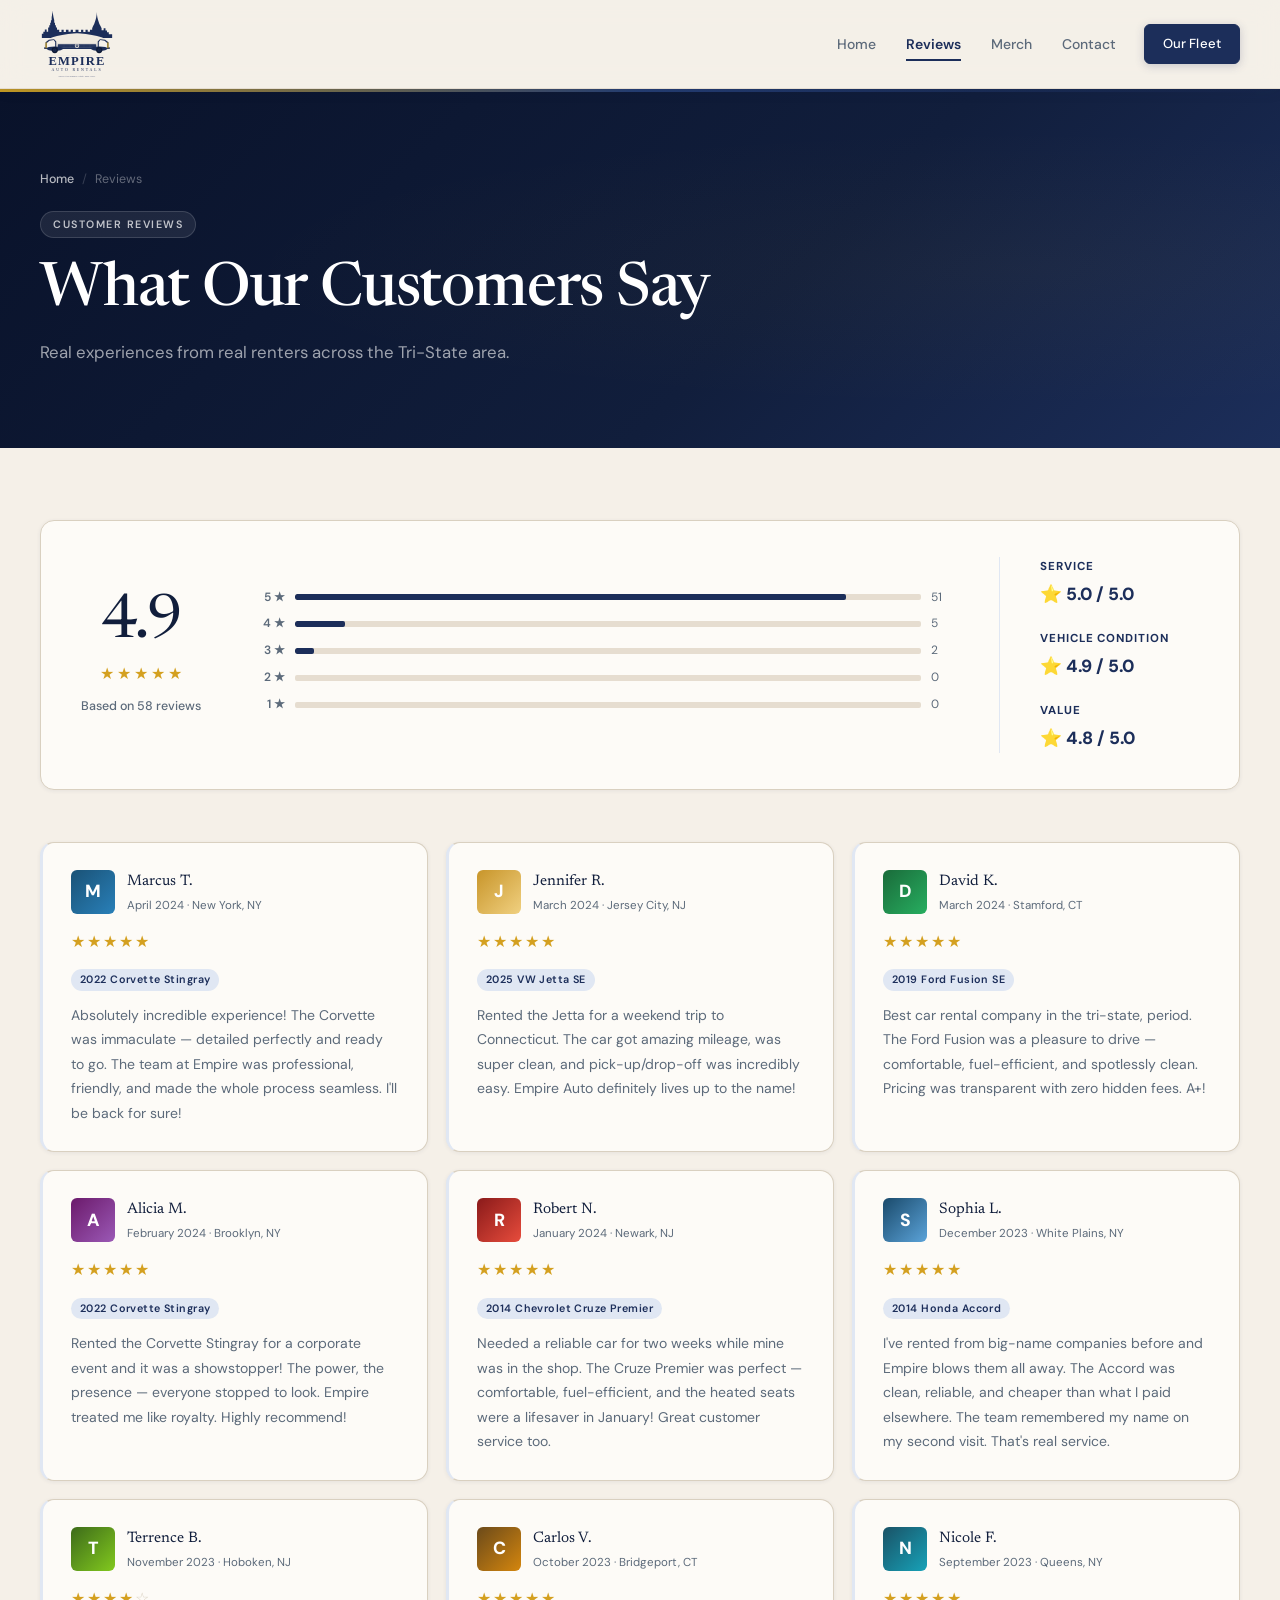
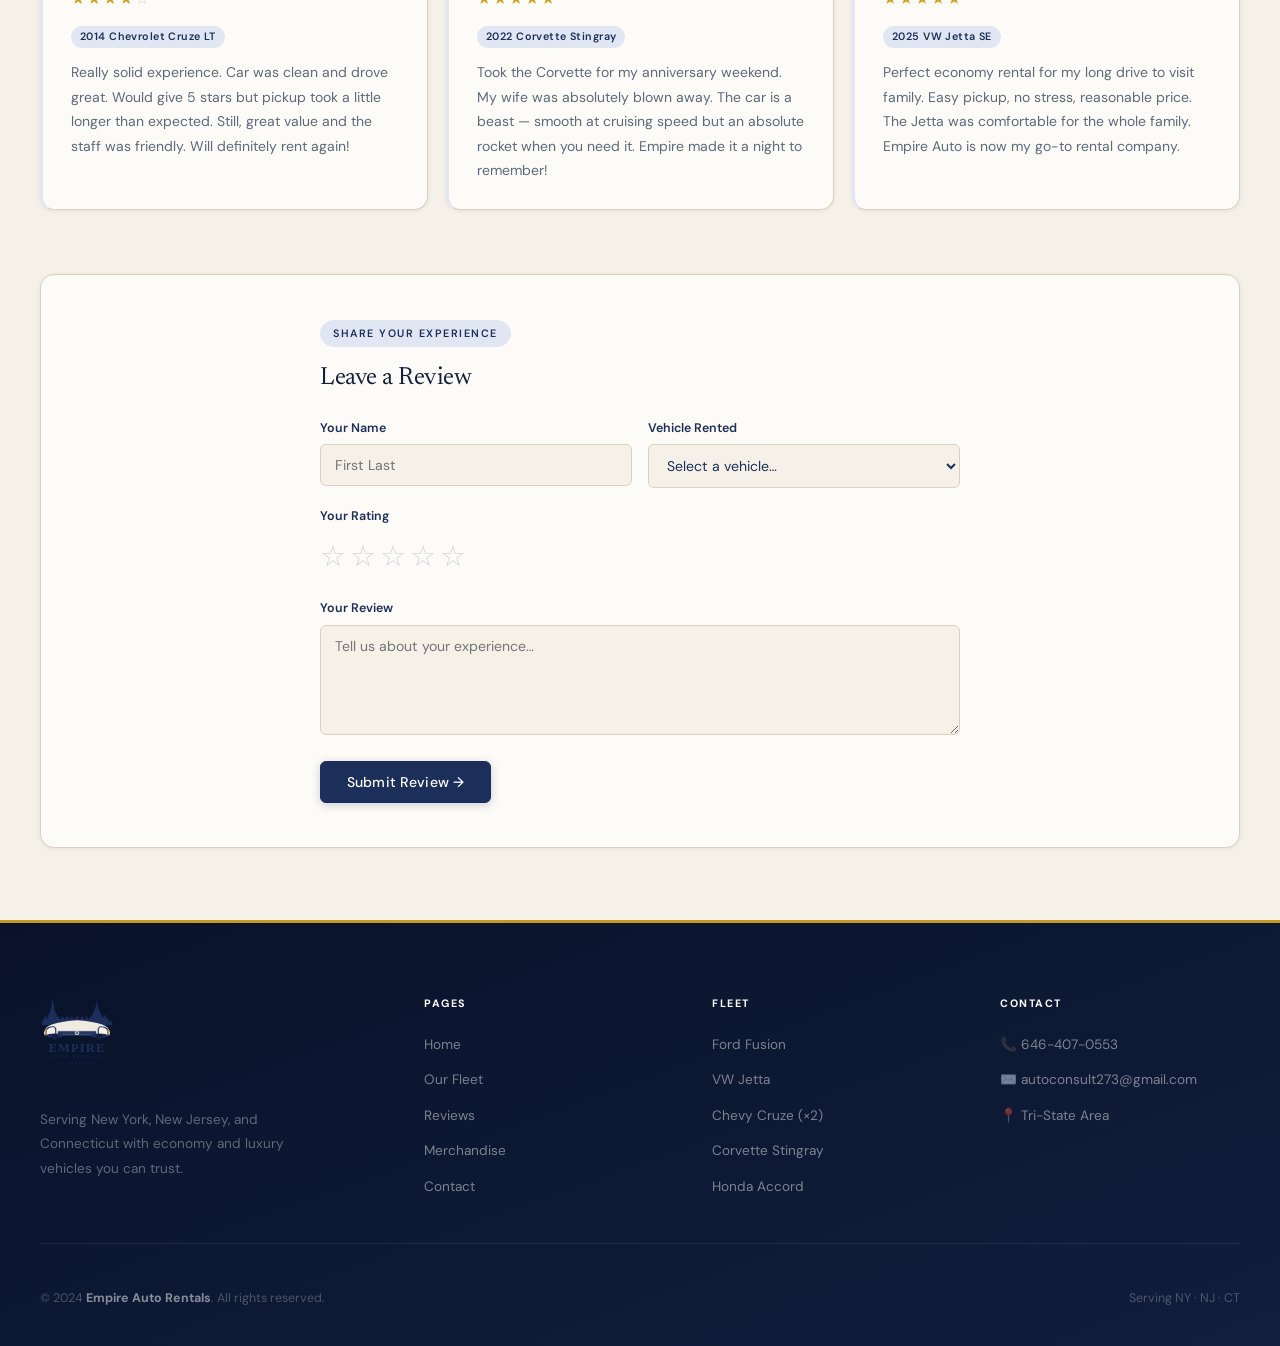
<file: reviews.html>
<!DOCTYPE html>
<html lang="en">
<head>
  <meta charset="UTF-8" />
  <meta name="viewport" content="width=device-width, initial-scale=1.0" />
  <title>Reviews — Empire Auto Rentals</title>
  <link rel="preconnect" href="https://fonts.googleapis.com" />
  <link rel="preconnect" href="https://fonts.gstatic.com" crossorigin />
  <link href="https://fonts.googleapis.com/css2?family=Newsreader:ital,opsz,wght@0,6..72,300;0,6..72,400;0,6..72,500;0,6..72,700;1,6..72,300;1,6..72,400&family=DM+Sans:ital,opsz,wght@0,9..40,300;0,9..40,400;0,9..40,500;0,9..40,600;0,9..40,700;1,9..40,400&display=swap" rel="stylesheet" />
  <link rel="icon" type="image/svg+xml" href="images/logo.svg" />
  <link rel="stylesheet" href="css/styles.css" />
  <style>
    .star-input {
      font-size: 1.8rem;
      cursor: pointer;
      color: #d1d5db;
      transition: color 0.15s;
      user-select: none;
    }
    .star-input.selected,
    .star-input:hover { color: #f59e0b; }
    .star-inputs { display: flex; gap: 4px; margin-bottom: 16px; }
  </style>
</head>
<body>

  <!-- ===== NAVBAR ===== -->
  <nav class="navbar">
    <div class="nav-inner">
      <a href="index.html" class="nav-logo">
        <img src="images/logo.svg" alt="Empire Auto Rentals" style="height:72px;width:auto;display:block">
      </a>
      <ul class="nav-links">
        <li><a href="index.html"       class="nav-link">Home</a></li>
        <li><a href="reviews.html"     class="nav-link active">Reviews</a></li>
        <li><a href="merchandise.html" class="nav-link">Merch</a></li>
        <li><a href="contact.html"     class="nav-link">Contact</a></li>
        <li><a href="https://widget.wheelbasepro.com/?dealer_id=5032721&store_type=auto" class="btn btn-primary btn-sm nav-cta" target="_blank" rel="noopener">Our Fleet</a></li>
      </ul>
      <button class="nav-toggle" aria-label="Toggle menu">
        <span></span><span></span><span></span>
      </button>
    </div>
  </nav>

  <!-- ===== PAGE HERO ===== -->
  <section class="page-hero">
    <div class="page-hero-inner">
      <div class="breadcrumb"><a href="index.html">Home</a><span class="breadcrumb-sep">/</span>Reviews</div>
      <span class="section-label">Customer Reviews</span>
      <h1>What Our Customers Say</h1>
      <p>Real experiences from real renters across the Tri-State area.</p>
    </div>
  </section>

  <!-- ===== REVIEWS ===== -->
  <section class="reviews-section">
    <div class="container">

      <!-- Summary -->
      <div class="reviews-summary">
        <div class="rating-big">
          <div class="rating-number">4.9</div>
          <div class="stars-row">
            <span class="star filled">★</span>
            <span class="star filled">★</span>
            <span class="star filled">★</span>
            <span class="star filled">★</span>
            <span class="star filled">★</span>
          </div>
          <div class="rating-count">Based on 58 reviews</div>
        </div>

        <div class="rating-bars">
          <div class="rating-bar-row">
            <span class="bar-label">5 ★</span>
            <div class="bar-track"><div class="bar-fill" style="width:88%"></div></div>
            <span class="bar-count">51</span>
          </div>
          <div class="rating-bar-row">
            <span class="bar-label">4 ★</span>
            <div class="bar-track"><div class="bar-fill" style="width:8%"></div></div>
            <span class="bar-count">5</span>
          </div>
          <div class="rating-bar-row">
            <span class="bar-label">3 ★</span>
            <div class="bar-track"><div class="bar-fill" style="width:3%"></div></div>
            <span class="bar-count">2</span>
          </div>
          <div class="rating-bar-row">
            <span class="bar-label">2 ★</span>
            <div class="bar-track"><div class="bar-fill" style="width:0%"></div></div>
            <span class="bar-count">0</span>
          </div>
          <div class="rating-bar-row">
            <span class="bar-label">1 ★</span>
            <div class="bar-track"><div class="bar-fill" style="width:0%"></div></div>
            <span class="bar-count">0</span>
          </div>
        </div>

        <div style="border-left:1px solid var(--blue-pale);padding-left:40px;min-width:200px">
          <div style="margin-bottom:20px">
            <div style="font-size:0.72rem;font-weight:700;text-transform:uppercase;letter-spacing:.08em;color:var(--text-muted);margin-bottom:4px">Service</div>
            <div style="font-size:1.1rem;font-weight:800;color:var(--blue)">⭐ 5.0 / 5.0</div>
          </div>
          <div style="margin-bottom:20px">
            <div style="font-size:0.72rem;font-weight:700;text-transform:uppercase;letter-spacing:.08em;color:var(--text-muted);margin-bottom:4px">Vehicle Condition</div>
            <div style="font-size:1.1rem;font-weight:800;color:var(--blue)">⭐ 4.9 / 5.0</div>
          </div>
          <div>
            <div style="font-size:0.72rem;font-weight:700;text-transform:uppercase;letter-spacing:.08em;color:var(--text-muted);margin-bottom:4px">Value</div>
            <div style="font-size:1.1rem;font-weight:800;color:var(--blue)">⭐ 4.8 / 5.0</div>
          </div>
        </div>
      </div>

      <!-- Review Cards -->
      <div class="reviews-grid">

        <article class="review-card">
          <div class="review-header">
            <div class="reviewer-avatar" style="background:linear-gradient(135deg,#1a5276,#2980b9)">M</div>
            <div class="reviewer-info">
              <div class="reviewer-name">Marcus T.</div>
              <div class="reviewer-date">April 2024 · New York, NY</div>
            </div>
          </div>
          <div class="review-stars">
            <span class="star filled">★</span><span class="star filled">★</span>
            <span class="star filled">★</span><span class="star filled">★</span>
            <span class="star filled">★</span>
          </div>
          <div class="review-car-tag">2022 Corvette Stingray</div>
          <p class="review-text">
            Absolutely incredible experience! The Corvette was immaculate — detailed perfectly and ready to go. The team at Empire was professional, friendly, and made the whole process seamless. I'll be back for sure!
          </p>
        </article>

        <article class="review-card">
          <div class="review-header">
            <div class="reviewer-avatar" style="background:linear-gradient(135deg,#c8952a,#f0d080)">J</div>
            <div class="reviewer-info">
              <div class="reviewer-name">Jennifer R.</div>
              <div class="reviewer-date">March 2024 · Jersey City, NJ</div>
            </div>
          </div>
          <div class="review-stars">
            <span class="star filled">★</span><span class="star filled">★</span>
            <span class="star filled">★</span><span class="star filled">★</span>
            <span class="star filled">★</span>
          </div>
          <div class="review-car-tag">2025 VW Jetta SE</div>
          <p class="review-text">
            Rented the Jetta for a weekend trip to Connecticut. The car got amazing mileage, was super clean, and pick-up/drop-off was incredibly easy. Empire Auto definitely lives up to the name!
          </p>
        </article>

        <article class="review-card">
          <div class="review-header">
            <div class="reviewer-avatar" style="background:linear-gradient(135deg,#1a6b3a,#27ae60)">D</div>
            <div class="reviewer-info">
              <div class="reviewer-name">David K.</div>
              <div class="reviewer-date">March 2024 · Stamford, CT</div>
            </div>
          </div>
          <div class="review-stars">
            <span class="star filled">★</span><span class="star filled">★</span>
            <span class="star filled">★</span><span class="star filled">★</span>
            <span class="star filled">★</span>
          </div>
          <div class="review-car-tag">2019 Ford Fusion SE</div>
          <p class="review-text">
            Best car rental company in the tri-state, period. The Ford Fusion was a pleasure to drive — comfortable, fuel-efficient, and spotlessly clean. Pricing was transparent with zero hidden fees. A+!
          </p>
        </article>

        <article class="review-card">
          <div class="review-header">
            <div class="reviewer-avatar" style="background:linear-gradient(135deg,#6b1a6b,#9b59b6)">A</div>
            <div class="reviewer-info">
              <div class="reviewer-name">Alicia M.</div>
              <div class="reviewer-date">February 2024 · Brooklyn, NY</div>
            </div>
          </div>
          <div class="review-stars">
            <span class="star filled">★</span><span class="star filled">★</span>
            <span class="star filled">★</span><span class="star filled">★</span>
            <span class="star filled">★</span>
          </div>
          <div class="review-car-tag">2022 Corvette Stingray</div>
          <p class="review-text">
            Rented the Corvette Stingray for a corporate event and it was a showstopper! The power, the presence — everyone stopped to look. Empire treated me like royalty. Highly recommend!
          </p>
        </article>

        <article class="review-card">
          <div class="review-header">
            <div class="reviewer-avatar" style="background:linear-gradient(135deg,#8a1a1a,#e74c3c)">R</div>
            <div class="reviewer-info">
              <div class="reviewer-name">Robert N.</div>
              <div class="reviewer-date">January 2024 · Newark, NJ</div>
            </div>
          </div>
          <div class="review-stars">
            <span class="star filled">★</span><span class="star filled">★</span>
            <span class="star filled">★</span><span class="star filled">★</span>
            <span class="star filled">★</span>
          </div>
          <div class="review-car-tag">2014 Chevrolet Cruze Premier</div>
          <p class="review-text">
            Needed a reliable car for two weeks while mine was in the shop. The Cruze Premier was perfect — comfortable, fuel-efficient, and the heated seats were a lifesaver in January! Great customer service too.
          </p>
        </article>

        <article class="review-card">
          <div class="review-header">
            <div class="reviewer-avatar" style="background:linear-gradient(135deg,#1a4a6b,#5ba3d9)">S</div>
            <div class="reviewer-info">
              <div class="reviewer-name">Sophia L.</div>
              <div class="reviewer-date">December 2023 · White Plains, NY</div>
            </div>
          </div>
          <div class="review-stars">
            <span class="star filled">★</span><span class="star filled">★</span>
            <span class="star filled">★</span><span class="star filled">★</span>
            <span class="star filled">★</span>
          </div>
          <div class="review-car-tag">2014 Honda Accord</div>
          <p class="review-text">
            I've rented from big-name companies before and Empire blows them all away. The Accord was clean, reliable, and cheaper than what I paid elsewhere. The team remembered my name on my second visit. That's real service.
          </p>
        </article>

        <article class="review-card">
          <div class="review-header">
            <div class="reviewer-avatar" style="background:linear-gradient(135deg,#3d6b1a,#82c91e)">T</div>
            <div class="reviewer-info">
              <div class="reviewer-name">Terrence B.</div>
              <div class="reviewer-date">November 2023 · Hoboken, NJ</div>
            </div>
          </div>
          <div class="review-stars">
            <span class="star filled">★</span><span class="star filled">★</span>
            <span class="star filled">★</span><span class="star filled">★</span>
            <span class="star empty">☆</span>
          </div>
          <div class="review-car-tag">2014 Chevrolet Cruze LT</div>
          <p class="review-text">
            Really solid experience. Car was clean and drove great. Would give 5 stars but pickup took a little longer than expected. Still, great value and the staff was friendly. Will definitely rent again!
          </p>
        </article>

        <article class="review-card">
          <div class="review-header">
            <div class="reviewer-avatar" style="background:linear-gradient(135deg,#6b4a1a,#d4860e)">C</div>
            <div class="reviewer-info">
              <div class="reviewer-name">Carlos V.</div>
              <div class="reviewer-date">October 2023 · Bridgeport, CT</div>
            </div>
          </div>
          <div class="review-stars">
            <span class="star filled">★</span><span class="star filled">★</span>
            <span class="star filled">★</span><span class="star filled">★</span>
            <span class="star filled">★</span>
          </div>
          <div class="review-car-tag">2022 Corvette Stingray</div>
          <p class="review-text">
            Took the Corvette for my anniversary weekend. My wife was absolutely blown away. The car is a beast — smooth at cruising speed but an absolute rocket when you need it. Empire made it a night to remember!
          </p>
        </article>

        <article class="review-card">
          <div class="review-header">
            <div class="reviewer-avatar" style="background:linear-gradient(135deg,#1a5266,#17a2b8)">N</div>
            <div class="reviewer-info">
              <div class="reviewer-name">Nicole F.</div>
              <div class="reviewer-date">September 2023 · Queens, NY</div>
            </div>
          </div>
          <div class="review-stars">
            <span class="star filled">★</span><span class="star filled">★</span>
            <span class="star filled">★</span><span class="star filled">★</span>
            <span class="star filled">★</span>
          </div>
          <div class="review-car-tag">2025 VW Jetta SE</div>
          <p class="review-text">
            Perfect economy rental for my long drive to visit family. Easy pickup, no stress, reasonable price. The Jetta was comfortable for the whole family. Empire Auto is now my go-to rental company.
          </p>
        </article>

      </div>

      <!-- Leave a Review -->
      <div class="review-form-section" style="margin-top:64px">
        <div style="max-width:640px;margin:0 auto">
          <span class="section-label">Share Your Experience</span>
          <h3 class="section-title" style="margin-bottom:24px">Leave a Review</h3>
          <form id="reviewForm">
            <div class="form-row">
              <div class="form-group">
                <label for="reviewName">Your Name</label>
                <input type="text" id="reviewName" placeholder="First Last" required />
              </div>
              <div class="form-group">
                <label for="reviewCar">Vehicle Rented</label>
                <select id="reviewCar" required>
                  <option value="">Select a vehicle…</option>
                  <option>2019 Ford Fusion SE</option>
                  <option>2025 VW Jetta SE</option>
                  <option>2014 Chevrolet Cruze LT</option>
                  <option>2014 Chevrolet Cruze Premier</option>
                  <option>2022 Corvette Stingray</option>
                  <option>2014 Honda Accord</option>
                </select>
              </div>
            </div>
            <div class="form-group">
              <label>Your Rating</label>
              <div class="star-inputs">
                <span class="star-input">☆</span>
                <span class="star-input">☆</span>
                <span class="star-input">☆</span>
                <span class="star-input">☆</span>
                <span class="star-input">☆</span>
              </div>
              <input type="hidden" id="ratingValue" value="" />
            </div>
            <div class="form-group">
              <label for="reviewText">Your Review</label>
              <textarea id="reviewText" rows="4" placeholder="Tell us about your experience…" required></textarea>
            </div>
            <button type="submit" class="btn btn-primary">Submit Review →</button>
          </form>
        </div>
      </div>

    </div>
  </section>

  <!-- ===== FOOTER ===== -->
  <footer class="footer">
    <div class="footer-inner">
      <div class="footer-top">
        <div class="footer-brand">
          <a href="index.html" style="display:inline-block;margin-bottom:16px">
            <img src="images/logo.svg" alt="Empire Auto Rentals" style="height:72px;width:auto;display:block">
          </a>
          <p class="footer-tagline">Serving New York, New Jersey, and Connecticut with economy and luxury vehicles you can trust.</p>
        </div>
        <div class="footer-col">
          <h5>Pages</h5>
          <ul class="footer-links">
            <li><a href="index.html"       class="footer-link">Home</a></li>
            <li><a href="https://widget.wheelbasepro.com/?dealer_id=5032721&store_type=auto" class="footer-link" target="_blank" rel="noopener">Our Fleet</a></li>
            <li><a href="reviews.html"     class="footer-link">Reviews</a></li>
            <li><a href="merchandise.html" class="footer-link">Merchandise</a></li>
            <li><a href="contact.html"     class="footer-link">Contact</a></li>
          </ul>
        </div>
        <div class="footer-col">
          <h5>Fleet</h5>
          <ul class="footer-links">
            <li><span class="footer-link">Ford Fusion</span></li>
            <li><span class="footer-link">VW Jetta</span></li>
            <li><span class="footer-link">Chevy Cruze (×2)</span></li>
            <li><span class="footer-link">Corvette Stingray</span></li>
            <li><span class="footer-link">Honda Accord</span></li>
          </ul>
        </div>
        <div class="footer-col">
          <h5>Contact</h5>
          <ul class="footer-links">
            <li><a href="tel:+16464070553" class="footer-link">📞 646-407-0553</a></li>
            <li><a href="mailto:autoconsult273@gmail.com" class="footer-link">✉️ autoconsult273@gmail.com</a></li>
            <li><span class="footer-link">📍 Tri-State Area</span></li>
          </ul>
        </div>
      </div>
      <div class="footer-bottom">
        <p class="footer-copy">© 2024 <strong>Empire Auto Rentals</strong>. All rights reserved.</p>
        <p class="footer-copy">Serving NY · NJ · CT</p>
      </div>
    </div>
  </footer>

  <script src="js/main.js"></script>
</body>
</html>
</file>
<file: css/styles.css>
/* ===== ROOT VARIABLES ===== */
:root {
  --serif: 'Newsreader', Georgia, serif;
  --sans:  'DM Sans', 'Helvetica Neue', Arial, sans-serif;

  /* Cream palette (logo cream #F0EAE0) */
  --bg:        #F5F0E8;
  --bg-mid:    #F0EAE0;
  --bg-dark:   #E6DDD0;
  --card:      #FDFBF7;
  --border:    #D9D0C0;

  /* Navy palette (logo navy #1C2E5A) */
  --blue:      #1C2E5A;
  --blue-h:    #152344;
  --blue-mid:  #243D72;
  --blue-pale: #E0E7F3;

  --navy:      #111E3C;
  --navy-mid:  #1C2E5A;

  /* Text */
  --ink:       #1C2E5A;
  --muted:     #5C6A7A;
  --faint:     #8898AA;

  --white:     #FFFFFF;
  --gold:      #C49A22;
  --gold-lt:   #E8C840;

  /* Shadows */
  --sh-sm: 0 1px 4px rgba(28,46,90,0.07);
  --sh-md: 0 4px 20px rgba(28,46,90,0.12);
  --sh-lg: 0 12px 44px rgba(28,46,90,0.17);

  --radius:    6px;
  --radius-lg: 14px;
  --ease:      0.22s ease;
}

/* ===== RESET ===== */
*, *::before, *::after { box-sizing: border-box; margin: 0; padding: 0; }
html { scroll-behavior: smooth; font-size: 16px; }
body {
  font-family: var(--sans);
  background: var(--bg);
  color: var(--ink);
  line-height: 1.65;
  -webkit-font-smoothing: antialiased;
}
img { max-width: 100%; display: block; }
a { text-decoration: none; color: inherit; }
ul { list-style: none; }

/* ===== TYPOGRAPHY ===== */
h1, h2, h3 {
  font-family: var(--serif);
  font-weight: 400;
  line-height: 1.15;
  color: var(--navy);
  letter-spacing: -0.02em;
}
h4 { font-family: var(--sans); font-weight: 600; font-size: 1rem; color: var(--navy); }

h1 { font-size: clamp(2.4rem, 5.5vw, 3.8rem); font-weight: 500; }
h2 { font-size: clamp(1.9rem, 3.5vw, 2.8rem); }
h3 { font-size: clamp(1.2rem, 2vw, 1.55rem); }

h1 em, h2 em, h3 em {
  font-style: italic;
  color: var(--blue-mid);
}

p { color: var(--muted); line-height: 1.75; font-size: 0.96rem; }

/* ===== EYEBROW / PILL LABELS ===== */
.eyebrow {
  display: inline-block;
  font-family: var(--sans);
  font-size: 0.67rem;
  font-weight: 600;
  letter-spacing: 0.14em;
  text-transform: uppercase;
  color: var(--blue);
  border: 1px solid var(--blue-pale);
  background: var(--blue-pale);
  padding: 4px 12px;
  border-radius: 100px;
  margin-bottom: 18px;
}

/* legacy alias */
.section-label { display: inline-block; font-family: var(--sans); font-size: 0.67rem; font-weight: 600; letter-spacing: 0.14em; text-transform: uppercase; color: var(--blue); border: 1px solid var(--blue-pale); background: var(--blue-pale); padding: 4px 12px; border-radius: 100px; margin-bottom: 18px; }

/* Section intro — two-column (heading left, lede right) */
.m-intro {
  display: grid;
  grid-template-columns: 1fr 1fr;
  gap: 32px 64px;
  align-items: end;
  margin-bottom: 56px;
}
.m-intro h2 { margin-bottom: 0; }
.m-intro .lede { font-size: 1rem; color: var(--muted); line-height: 1.8; padding-bottom: 6px; }

/* Centered intro variant */
.m-intro-center { text-align: center; max-width: 640px; margin: 0 auto 56px; }
.m-intro-center h2 { margin-bottom: 14px; }
.m-intro-center p  { color: var(--muted); }

.section-title { margin-bottom: 10px; }
.section-sub   { color: var(--muted); font-size: 1rem; margin-bottom: 48px; max-width: 560px; }
.section-center .section-sub { margin-left: auto; margin-right: auto; }

/* ===== BUTTONS ===== */
.btn {
  display: inline-flex;
  align-items: center;
  gap: 8px;
  padding: 11px 26px;
  border-radius: var(--radius);
  font-family: var(--sans);
  font-weight: 500;
  font-size: 0.88rem;
  letter-spacing: 0.01em;
  cursor: pointer;
  border: 1.5px solid transparent;
  transition: all var(--ease);
  white-space: nowrap;
}

.btn-primary {
  background: var(--blue);
  color: var(--white);
  border-color: var(--blue);
  box-shadow: 0 2px 10px rgba(28,46,90,0.22);
}
.btn-primary:hover {
  background: var(--blue-h);
  border-color: var(--blue-h);
  transform: translateY(-2px);
  box-shadow: 0 8px 24px rgba(28,46,90,0.35);
}

.btn-outline {
  background: transparent;
  color: var(--blue);
  border-color: var(--blue);
}
.btn-outline:hover {
  background: var(--blue);
  color: var(--white);
  transform: translateY(-1px);
}

.btn-dark {
  background: var(--navy);
  color: var(--white);
  border-color: var(--navy);
}
.btn-dark:hover {
  background: var(--navy-mid);
  border-color: var(--navy-mid);
  transform: translateY(-2px);
  box-shadow: 0 6px 20px rgba(28,46,90,0.32);
}

.btn-ghost {
  background: rgba(255,255,255,0.1);
  color: var(--white);
  border-color: rgba(255,255,255,0.32);
}
.btn-ghost:hover {
  background: rgba(255,255,255,0.2);
  border-color: rgba(255,255,255,0.6);
  transform: translateY(-1px);
}

/* outline button on dark hero */
.hero .btn-outline {
  color: rgba(255,255,255,0.88);
  border-color: rgba(255,255,255,0.36);
  background: rgba(255,255,255,0.06);
}
.hero .btn-outline:hover {
  background: rgba(255,255,255,0.15);
  color: var(--white);
  border-color: rgba(255,255,255,0.65);
}

.btn-sm { padding: 8px 18px; font-size: 0.82rem; }

/* ===== NAVBAR ===== */
.navbar {
  position: sticky;
  top: 0;
  z-index: 1000;
  background: rgba(245,240,232,0.82);
  backdrop-filter: blur(14px);
  -webkit-backdrop-filter: blur(14px);
  border-bottom: 1px solid rgba(217,208,192,0.6);
  box-shadow: 0 1px 0 rgba(28,46,90,0.04), 0 2px 16px rgba(28,46,90,0.06);
}

.nav-inner {
  max-width: 1280px;
  margin: 0 auto;
  padding: 0 40px;
  height: 88px;
  display: flex;
  align-items: center;
  justify-content: space-between;
}

.nav-logo { display: flex; align-items: center; gap: 12px; }
.nav-logo-icon { width:40px; height:40px; background:var(--navy); border-radius:var(--radius); display:flex; align-items:center; justify-content:center; font-size:1.1rem; }
.nav-logo-text { display:flex; flex-direction:column; line-height:1.15; }
.nav-logo-name { font-family:var(--serif); font-weight:500; font-size:1.08rem; color:var(--navy); letter-spacing:-0.01em; }
.nav-logo-tag  { font-size:0.6rem; font-weight:600; letter-spacing:0.12em; text-transform:uppercase; color:var(--muted); }

.nav-links { display:flex; align-items:center; gap:2px; }

.nav-link {
  padding: 7px 14px;
  border-radius: var(--radius);
  font-family: var(--sans);
  font-weight: 500;
  font-size: 0.875rem;
  color: var(--muted);
  transition: all var(--ease);
  position: relative;
}
.nav-link:hover { color: var(--navy); background: rgba(28,46,90,0.04); }
.nav-link.active { color: var(--blue); font-weight: 600; }
.nav-link.active::after {
  content: '';
  position: absolute;
  bottom: -1px; left: 14px; right: 14px;
  height: 2px;
  background: var(--blue);
}
.nav-cta { margin-left: 12px; }

.nav-toggle {
  display: none;
  flex-direction: column;
  gap: 5px;
  cursor: pointer;
  padding: 6px;
  border-radius: var(--radius);
  background: none;
  border: none;
}
.nav-toggle span { display:block; width:22px; height:2px; background:var(--navy); border-radius:1px; transition:all var(--ease); }

/* ===== HERO ===== */
.hero {
  background: linear-gradient(135deg, #09122A 0%, #111E3C 55%, #1C2E5A 100%);
  position: relative;
  overflow: hidden;
}
.hero::after {
  content: '';
  position: absolute; inset: 0;
  background:
    radial-gradient(ellipse at 10% 55%, rgba(212,168,32,0.07) 0%, transparent 50%),
    radial-gradient(ellipse at 88% 15%, rgba(255,255,255,0.04) 0%, transparent 45%);
  pointer-events: none;
}

.hero-inner {
  max-width: 1280px;
  margin: 0 auto;
  padding: 96px 40px;
  display: grid;
  grid-template-columns: 1fr 1fr;
  gap: 64px;
  align-items: center;
  min-height: calc(100vh - 68px);
  position: relative;
  z-index: 1;
}

.hero-badge {
  display: inline-flex;
  align-items: center;
  gap: 8px;
  color: rgba(255,255,255,0.75);
  font-size: 0.68rem;
  font-weight: 600;
  letter-spacing: 0.14em;
  text-transform: uppercase;
  border: 1px solid rgba(255,255,255,0.14);
  background: rgba(255,255,255,0.07);
  padding: 5px 14px;
  border-radius: 100px;
  margin-bottom: 28px;
}
.hero-badge .dot { width:6px; height:6px; background:#22c55e; border-radius:50%; box-shadow:0 0 8px rgba(34,197,94,0.55); }

.hero-title { color:var(--white); margin-bottom:22px; }
.hero-title em { font-style:italic; color:var(--gold-lt); }

.hero-desc {
  font-family: var(--sans);
  color: rgba(255,255,255,0.62);
  font-size: 1.05rem;
  margin-bottom: 40px;
  max-width: 460px;
  line-height: 1.8;
}

.hero-actions { display:flex; gap:12px; flex-wrap:wrap; }

.hero-stats {
  display: flex;
  gap: 36px;
  margin-top: 52px;
  padding-top: 36px;
  border-top: 1px solid rgba(255,255,255,0.1);
}
.hero-stat-num   { display:block; font-family:var(--serif); font-size:2rem; font-weight:500; color:var(--white); letter-spacing:-0.02em; line-height:1; }
.hero-stat-label { display:block; font-size:0.68rem; font-weight:600; color:rgba(255,255,255,0.42); text-transform:uppercase; letter-spacing:0.1em; margin-top:5px; }

/* Hero visual */
.hero-visual { display:flex; justify-content:center; align-items:center; position:relative; }
.hero-car-showcase { width:100%; max-width:480px; position:relative; }

.hero-car-card {
  background: rgba(255,255,255,0.06);
  border: 1px solid rgba(255,255,255,0.11);
  border-radius: var(--radius-lg);
  padding: 40px 36px 36px;
  text-align: center;
  box-shadow: 0 24px 64px rgba(0,0,0,0.4);
  backdrop-filter: blur(12px);
}

.hero-car-icon { font-size:5.5rem; margin-bottom:20px; filter:drop-shadow(0 8px 24px rgba(0,0,0,0.5)); animation:floatCar 4.5s ease-in-out infinite; }
@keyframes floatCar { 0%,100%{transform:translateY(0)} 50%{transform:translateY(-10px)} }

.hero-car-label { font-size:0.63rem; font-weight:600; letter-spacing:0.14em; text-transform:uppercase; color:rgba(255,255,255,0.38); margin-bottom:6px; }
.hero-car-name  { font-family:var(--serif); color:var(--white); font-size:1.3rem; font-weight:400; letter-spacing:-0.01em; margin-bottom:20px; }
.hero-car-divider { height:1px; background:rgba(255,255,255,0.1); margin-bottom:20px; }

.hero-car-specs { display:grid; grid-template-columns:1fr 1fr; gap:14px; text-align:left; }
.hero-spec-label { font-size:0.6rem; font-weight:600; letter-spacing:0.1em; text-transform:uppercase; color:rgba(255,255,255,0.3); display:block; }
.hero-spec-value { font-size:0.88rem; font-weight:500; color:rgba(255,255,255,0.88); }

.hero-card-footer { margin-top:28px; padding-top:20px; border-top:1px solid rgba(255,255,255,0.1); display:flex; justify-content:space-between; align-items:center; }
.hero-price-label { font-size:0.6rem; font-weight:600; letter-spacing:0.1em; text-transform:uppercase; color:rgba(255,255,255,0.32); }
.hero-price-val   { font-family:var(--serif); font-size:1.7rem; font-weight:400; color:var(--gold-lt); letter-spacing:-0.02em; }
.hero-price-val span { font-size:0.82rem; font-weight:400; color:rgba(255,255,255,0.42); font-family:var(--sans); }

.floating-badge {
  position: absolute;
  background: rgba(245,240,232,0.92);
  backdrop-filter: blur(8px);
  border: 1px solid var(--border);
  border-radius: var(--radius);
  padding: 10px 14px;
  box-shadow: 0 8px 24px rgba(0,0,0,0.18);
  font-size: 0.78rem;
  font-weight: 500;
  color: var(--navy);
  display: flex;
  align-items: center;
  gap: 8px;
}
.floating-badge.badge-tl { top:-14px; left:-20px; }
.floating-badge.badge-br { bottom:-14px; right:-20px; }
.floating-badge .dot { width:7px; height:7px; background:#22c55e; border-radius:50%; box-shadow:0 0 8px rgba(34,197,94,0.5); }

/* ===== SECTIONS ===== */
.section { padding: 96px 40px; }
.section-center { text-align: center; }
.container { max-width: 1280px; margin: 0 auto; }

/* ===== FEATURE / M-CARD GRID ===== */
.features-section { background: var(--bg); }

.m-card-grid {
  display: grid;
  grid-template-columns: repeat(auto-fill, minmax(280px, 1fr));
  gap: 18px;
}

.m-card {
  background: var(--card);
  border: 1px solid var(--border);
  border-radius: var(--radius-lg);
  padding: 32px 30px 28px;
  transition: all var(--ease);
  box-shadow: var(--sh-sm);
  display: flex;
  flex-direction: column;
}
.m-card:hover {
  transform: translateY(-5px);
  box-shadow: var(--sh-md);
  border-color: rgba(28,46,90,0.25);
}

.m-card .ico { font-size: 2rem; margin-bottom: 14px; display: block; }

.pill {
  display: inline-block;
  font-family: var(--sans);
  font-size: 0.63rem;
  font-weight: 600;
  letter-spacing: 0.1em;
  text-transform: uppercase;
  color: var(--blue);
  background: var(--blue-pale);
  border: 1px solid var(--blue-pale);
  padding: 3px 10px;
  border-radius: 100px;
  margin-bottom: 14px;
}

.m-card h3 {
  font-size: 1.1rem;
  font-weight: 500;
  margin-bottom: 10px;
  color: var(--navy);
}

.m-card p {
  font-size: 0.875rem;
  color: var(--muted);
  line-height: 1.7;
  flex: 1;
}

.m-card .meta {
  margin-top: 18px;
  padding-top: 14px;
  border-top: 1px solid var(--border);
  font-size: 0.75rem;
  color: var(--faint);
  font-weight: 500;
  display: flex;
  gap: 8px;
}

/* Legacy features grid (kept for compatibility) */
.features-grid {
  display: grid;
  grid-template-columns: repeat(auto-fit, minmax(240px, 1fr));
  gap: 18px;
}
.feature-card {
  background: var(--card);
  padding: 32px 28px;
  border-radius: var(--radius-lg);
  border: 1px solid var(--border);
  box-shadow: var(--sh-sm);
  transition: all var(--ease);
}
.feature-card:hover { transform:translateY(-5px); box-shadow:var(--sh-md); border-color:rgba(28,46,90,0.25); }
.feature-icon { font-size:2rem; margin-bottom:16px; display:block; }
.feature-title { font-family:var(--serif); font-size:1.1rem; font-weight:500; color:var(--navy); margin-bottom:10px; }
.feature-desc  { font-size:0.875rem; color:var(--muted); line-height:1.7; }

/* ===== STATS ROW ===== */
.stats-row {
  display: grid;
  grid-template-columns: repeat(4, 1fr);
  gap: 1px;
  background: var(--border);
  border: 1px solid var(--border);
  border-radius: var(--radius-lg);
  overflow: hidden;
  margin-bottom: 64px;
}
.stat-cell {
  background: var(--card);
  padding: 32px 28px;
  text-align: center;
}
.stat-num   { font-family:var(--serif); font-size:2.4rem; font-weight:400; color:var(--navy); letter-spacing:-0.03em; line-height:1; display:block; }
.stat-label { font-size:0.7rem; font-weight:600; letter-spacing:0.1em; text-transform:uppercase; color:var(--muted); margin-top:6px; display:block; }

/* ===== MISSION ===== */
.mission-section {
  background: linear-gradient(155deg, #09122A 0%, #111E3C 55%, #1C2E5A 100%);
  padding: 110px 40px;
  position: relative;
  overflow: hidden;
}
.mission-section::before {
  content: '';
  position: absolute;
  top: 0; left: 0; right: 0;
  height: 3px;
  background: linear-gradient(90deg, var(--gold), var(--blue-mid), transparent);
}
.mission-section::after {
  content: '';
  position: absolute; inset: 0;
  background-image:
    linear-gradient(rgba(240,234,224,0.02) 1px, transparent 1px),
    linear-gradient(90deg, rgba(240,234,224,0.02) 1px, transparent 1px);
  background-size: 72px 72px;
  pointer-events: none;
}
.mission-inner { max-width: 760px; margin: 0 auto; text-align: center; position: relative; z-index: 1; }
.mission-quote { font-family:var(--serif); font-size:clamp(1.2rem,2.4vw,1.65rem); font-weight:300; color:rgba(255,255,255,0.86); line-height:1.9; margin-bottom:36px; font-style:italic; }
.mission-rule  { width:48px; height:2px; background:var(--gold); margin:0 auto 20px; }
.mission-attribution { color:rgba(255,255,255,0.36); font-size:0.82rem; letter-spacing:0.06em; text-transform:uppercase; }
.mission-attribution strong { color:rgba(255,255,255,0.68); }

/* ===== PAGE HERO (inner pages) ===== */
.page-hero {
  background: linear-gradient(135deg, #09122A 0%, #111E3C 60%, #1C2E5A 100%);
  padding: 80px 40px;
  position: relative;
  overflow: hidden;
}
.page-hero::before {
  content: '';
  position: absolute;
  top: 0; left: 0; right: 0;
  height: 3px;
  background: linear-gradient(90deg, var(--gold), var(--blue-mid), transparent);
}
.page-hero::after {
  content: '';
  position: absolute; inset: 0;
  background: radial-gradient(ellipse at 80% 50%, rgba(212,168,32,0.04) 0%, transparent 55%);
  pointer-events: none;
}
.page-hero-inner { max-width: 1280px; margin: 0 auto; position: relative; z-index: 1; }
.page-hero h1 { color: var(--white); margin-bottom: 12px; }
.page-hero p  { font-family:var(--sans); color: rgba(255,255,255,0.6); font-size: 1.05rem; max-width: 520px; }
.page-hero .section-label, .page-hero .eyebrow {
  background: rgba(255,255,255,0.08);
  border-color: rgba(255,255,255,0.14);
  color: rgba(255,255,255,0.72);
}

.breadcrumb { display:flex; align-items:center; gap:8px; font-size:0.78rem; color:rgba(255,255,255,0.36); margin-bottom:20px; }
.breadcrumb a { color:rgba(255,255,255,0.7); font-weight:500; }
.breadcrumb a:hover { color:var(--white); }
.breadcrumb-sep { color:rgba(255,255,255,0.18); }

/* ===== FLEET PAGE ===== */
.fleet-section { background: var(--bg); padding: 72px 40px; }

.fleet-filters {
  display: flex;
  gap: 8px;
  margin-bottom: 48px;
  border-bottom: 1px solid var(--border);
}
.filter-btn { padding:10px 20px; border:none; border-bottom:2px solid transparent; background:none; color:var(--muted); font-family:var(--sans); font-weight:600; font-size:0.85rem; cursor:pointer; transition:all var(--ease); margin-bottom:-1px; }
.filter-btn:hover { color:var(--navy); }
.filter-btn.active { color:var(--blue); border-bottom-color:var(--blue); }

.fleet-grid { display:grid; grid-template-columns:repeat(auto-fill, minmax(340px, 1fr)); gap:22px; }

.car-card {
  background: var(--card);
  border-radius: var(--radius-lg);
  border: 1px solid var(--border);
  overflow: hidden;
  transition: all 0.28s ease;
  display: flex;
  flex-direction: column;
  box-shadow: var(--sh-sm);
}
.car-card:hover { transform:translateY(-6px); box-shadow:0 20px 52px rgba(28,46,90,0.18); border-color:rgba(28,46,90,0.3); }

.car-card-visual {
  background: linear-gradient(160deg, var(--bg-mid) 0%, var(--bg-dark) 100%);
  border-bottom: 1px solid var(--border);
  padding: 40px 28px 28px;
  display: flex; align-items: center; justify-content: center;
  position: relative;
  min-height: 180px;
}
.car-card-visual.luxury { background: linear-gradient(160deg, var(--navy) 0%, #09122A 100%); }

.car-emoji { font-size:4.5rem; filter:drop-shadow(0 8px 18px rgba(0,0,0,0.14)); transition:transform 0.28s ease; }
.car-card:hover .car-emoji { transform:scale(1.07) translateY(-4px); }

.car-badge { position:absolute; top:14px; right:14px; padding:4px 11px; border-radius:100px; font-size:0.62rem; font-weight:700; letter-spacing:0.08em; text-transform:uppercase; }
.badge-economy { background:#DCFCE7; color:#14653A; }
.badge-luxury  { background:#FEF3C7; color:#92400E; }
.badge-sport   { background:#EDE9FE; color:#5B21B6; }

.car-card-body { padding:24px 26px; flex:1; display:flex; flex-direction:column; }

.car-year-model { font-size:0.67rem; font-weight:700; letter-spacing:0.12em; text-transform:uppercase; color:var(--gold); margin-bottom:4px; }

.car-name { font-family:var(--serif); font-size:1.3rem; font-weight:400; color:var(--navy); margin-bottom:18px; letter-spacing:-0.01em; }

.car-specs { display:grid; grid-template-columns:1fr 1fr; gap:10px; margin-bottom:18px; }
.spec-item { display:flex; align-items:flex-start; gap:7px; }
.spec-icon { font-size:0.9rem; flex-shrink:0; margin-top:2px; }
.spec-info { flex:1; }
.spec-label { font-size:0.6rem; font-weight:700; letter-spacing:0.1em; text-transform:uppercase; color:var(--faint); display:block; }
.spec-value { font-size:0.82rem; font-weight:500; color:var(--ink); }

.car-divider { height:1px; background:var(--border); margin-bottom:18px; }
.car-footer  { display:flex; align-items:center; justify-content:space-between; margin-top:auto; }
.car-price   { display:flex; flex-direction:column; }
.price-label  { font-size:0.6rem; font-weight:700; letter-spacing:0.1em; text-transform:uppercase; color:var(--muted); }
.price-amount { font-family:var(--serif); font-size:1.6rem; font-weight:400; color:var(--blue); letter-spacing:-0.02em; }
.price-amount span { font-size:0.78rem; font-weight:400; color:var(--muted); font-family:var(--sans); letter-spacing:0; }

/* ===== REVIEWS PAGE ===== */
.reviews-section { background:var(--bg); padding:72px 40px; }

.reviews-summary {
  background: var(--card);
  border: 1px solid var(--border);
  border-radius: var(--radius-lg);
  padding: 36px 40px;
  display: flex;
  align-items: center;
  gap: 48px;
  margin-bottom: 52px;
  flex-wrap: wrap;
  box-shadow: var(--sh-sm);
}
.rating-big { text-align:center; min-width:110px; }
.rating-number { font-family:var(--serif); font-size:3.8rem; font-weight:400; color:var(--navy); line-height:1; letter-spacing:-0.04em; }
.stars-row { display:flex; gap:3px; justify-content:center; margin:8px 0; }
.star { font-size:1rem; }
.star.filled { color:#D4A020; }
.star.empty  { color:var(--border); }
.rating-count { font-size:0.78rem; color:var(--muted); font-weight:500; }

.rating-bars { flex:1; min-width:220px; }
.rating-bar-row { display:flex; align-items:center; gap:10px; margin-bottom:7px; }
.bar-label { font-size:0.75rem; font-weight:600; color:var(--muted); width:36px; text-align:right; flex-shrink:0; }
.bar-track { flex:1; height:6px; background:var(--bg-dark); border-radius:2px; overflow:hidden; }
.bar-fill  { height:100%; background:var(--blue); border-radius:2px; transition:width 1s ease; }
.bar-count { font-size:0.75rem; color:var(--muted); width:20px; }

.reviews-grid { display:grid; grid-template-columns:repeat(auto-fill, minmax(310px, 1fr)); gap:18px; }

.review-card {
  background: var(--card);
  border-radius: var(--radius-lg);
  border: 1px solid var(--border);
  border-left: 3px solid var(--blue-pale);
  padding: 26px 28px;
  transition: all var(--ease);
  box-shadow: var(--sh-sm);
}
.review-card:hover { transform:translateY(-4px); box-shadow:var(--sh-md); border-left-color:var(--blue); }

.review-header { display:flex; align-items:center; gap:12px; margin-bottom:14px; }
.reviewer-avatar { width:44px; height:44px; border-radius:var(--radius); display:flex; align-items:center; justify-content:center; font-size:1.1rem; font-weight:800; color:var(--white); flex-shrink:0; }
.reviewer-info  { flex:1; }
.reviewer-name  { font-family:var(--serif); font-weight:400; color:var(--navy); font-size:0.95rem; margin-bottom:2px; }
.reviewer-date  { font-size:0.72rem; color:var(--muted); }
.review-stars   { display:flex; gap:2px; margin-bottom:10px; }
.review-car-tag { display:inline-block; background:var(--blue-pale); color:var(--blue); padding:2px 9px; border-radius:100px; font-size:0.67rem; font-weight:600; letter-spacing:0.04em; margin-bottom:12px; }
.review-text    { font-size:0.875rem; color:var(--muted); line-height:1.75; }

.review-form-section { background:var(--card); border:1px solid var(--border); border-radius:var(--radius-lg); padding:44px; margin-top:60px; box-shadow:var(--sh-sm); }

/* ===== CONTACT PAGE ===== */
.contact-section { background:var(--bg); padding:72px 40px; }
.contact-grid { display:grid; grid-template-columns:1fr 1.5fr; gap:40px; align-items:start; }

.contact-info-card {
  background: linear-gradient(160deg, #111E3C 0%, #1C2E5A 100%);
  border-radius: var(--radius-lg);
  padding: 44px 38px;
  color: var(--white);
  box-shadow: var(--sh-lg);
}
.contact-info-card h3 { font-family:var(--serif); color:var(--white); margin-bottom:8px; font-weight:400; }
.contact-info-card > p { color:rgba(255,255,255,0.5); margin-bottom:36px; font-size:0.9rem; }

.contact-items { display:flex; flex-direction:column; gap:26px; }
.contact-item  { display:flex; align-items:flex-start; gap:14px; }
.contact-item-icon { width:40px; height:40px; background:rgba(255,255,255,0.08); border:1px solid rgba(255,255,255,0.1); border-radius:var(--radius); display:flex; align-items:center; justify-content:center; font-size:1rem; flex-shrink:0; }
.contact-item-label { font-size:0.6rem; font-weight:600; letter-spacing:0.12em; text-transform:uppercase; color:rgba(255,255,255,0.3); margin-bottom:3px; }
.contact-item-value { font-size:0.9rem; color:var(--white); font-weight:400; }

.contact-social { display:flex; gap:10px; margin-top:36px; padding-top:28px; border-top:1px solid rgba(255,255,255,0.1); }
.social-btn { width:38px; height:38px; background:rgba(255,255,255,0.07); border:1px solid rgba(255,255,255,0.12); border-radius:var(--radius); display:flex; align-items:center; justify-content:center; font-size:1rem; color:var(--white); font-weight:700; transition:all var(--ease); }
.social-btn:hover { background:rgba(255,255,255,0.16); transform:translateY(-2px); }

.form-card { background:var(--card); border:1px solid var(--border); border-radius:var(--radius-lg); padding:44px 40px; box-shadow:var(--sh-sm); }
.form-card h3 { font-family:var(--serif); font-weight:400; margin-bottom:28px; }
.form-row { display:grid; grid-template-columns:1fr 1fr; gap:16px; }
.form-group { margin-bottom:18px; }
.form-group label { display:block; font-size:0.78rem; font-weight:600; color:var(--ink); margin-bottom:6px; }
.form-group input,
.form-group select,
.form-group textarea { width:100%; padding:11px 14px; border:1px solid var(--border); border-radius:var(--radius); font-family:var(--sans); font-size:0.88rem; color:var(--ink); background:var(--bg); transition:all var(--ease); outline:none; }
.form-group input:focus,
.form-group select:focus,
.form-group textarea:focus { border-color:var(--blue); background:var(--white); box-shadow:0 0 0 3px rgba(28,46,90,0.09); }
.form-group textarea { resize:vertical; min-height:110px; }

/* ===== MERCHANDISE PAGE ===== */
.merch-section { background:var(--bg); padding:72px 40px; }
.merch-grid { display:grid; grid-template-columns:repeat(auto-fill, minmax(270px, 1fr)); gap:22px; }

.merch-card { background:var(--card); border-radius:var(--radius-lg); border:1px solid var(--border); overflow:hidden; transition:all 0.28s ease; box-shadow:var(--sh-sm); }
.merch-card:hover { transform:translateY(-6px); box-shadow:0 20px 52px rgba(28,46,90,0.18); border-color:rgba(28,46,90,0.3); }

.merch-visual { background:linear-gradient(160deg, var(--bg-mid) 0%, var(--bg-dark) 100%); border-bottom:1px solid var(--border); padding:40px; display:flex; align-items:center; justify-content:center; min-height:200px; position:relative; }
.merch-emoji { font-size:5rem; filter:drop-shadow(0 8px 20px rgba(0,0,0,0.1)); transition:transform 0.28s ease; }
.merch-card:hover .merch-emoji { transform:scale(1.1) rotate(-4deg); }
.merch-tag { position:absolute; top:12px; left:12px; background:var(--navy); color:var(--white); padding:3px 10px; border-radius:100px; font-size:0.62rem; font-weight:700; letter-spacing:0.08em; text-transform:uppercase; }

.merch-body  { padding:24px; }
.merch-name  { font-family:var(--serif); font-size:1.05rem; font-weight:400; color:var(--navy); margin-bottom:6px; }
.merch-desc  { font-size:0.82rem; color:var(--muted); margin-bottom:14px; line-height:1.65; }
.merch-footer{ display:flex; align-items:center; justify-content:space-between; }
.merch-price { font-family:var(--serif); font-size:1.45rem; font-weight:400; color:var(--blue); letter-spacing:-0.02em; }

.merch-sizes { display:flex; gap:5px; flex-wrap:wrap; margin:8px 0 14px; }
.size-chip   { padding:3px 9px; border:1px solid var(--border); border-radius:100px; font-size:0.68rem; font-weight:600; color:var(--muted); cursor:pointer; transition:all var(--ease); }
.size-chip:hover { border-color:var(--blue); color:var(--blue); background:var(--blue-pale); }

.color-dots { display:flex; gap:7px; margin:8px 0 14px; }
.color-dot  { width:20px; height:20px; border-radius:50%; cursor:pointer; border:2px solid transparent; transition:all var(--ease); }
.color-dot:hover { transform:scale(1.2); border-color:var(--blue); }

/* ===== FOOTER ===== */
.footer {
  background: linear-gradient(160deg, #09122A 0%, #111E3C 100%);
  color: rgba(255,255,255,0.5);
  padding: 72px 40px 36px;
  border-top: 3px solid var(--gold);
}
.footer-inner { max-width:1280px; margin:0 auto; }
.footer-top { display:grid; grid-template-columns:1.4fr repeat(3,1fr); gap:48px; margin-bottom:44px; padding-bottom:44px; border-bottom:1px solid rgba(255,255,255,0.07); }
.footer-tagline { font-size:0.85rem; line-height:1.8; margin-top:16px; max-width:260px; }
.footer-col h5 { font-family:var(--sans); color:var(--white); font-size:0.67rem; font-weight:700; letter-spacing:0.14em; text-transform:uppercase; margin-bottom:18px; }
.footer-links  { display:flex; flex-direction:column; gap:9px; }
.footer-link   { font-size:0.85rem; color:rgba(255,255,255,0.46); transition:color var(--ease); }
.footer-link:hover { color:var(--white); }
.footer-bottom { display:flex; align-items:center; justify-content:space-between; flex-wrap:wrap; gap:12px; }
.footer-copy   { font-size:0.78rem; color:rgba(255,255,255,0.26); }
.footer-copy strong { color:rgba(255,255,255,0.5); }

/* ===== TOAST ===== */
.toast { position:fixed; bottom:28px; right:28px; background:var(--navy); color:var(--white); padding:14px 22px; border-radius:var(--radius); border-left:3px solid var(--gold); box-shadow:var(--sh-lg); font-weight:500; font-size:0.875rem; z-index:9999; transform:translateY(80px); opacity:0; transition:all 0.35s ease; }
.toast.show { transform:translateY(0); opacity:1; }

/* ===== UTILS ===== */
.blue-rule { width:36px; height:3px; background:var(--gold); margin-bottom:20px; }
.blue-rule.center { margin-left:auto; margin-right:auto; }

/* ===== RESPONSIVE ===== */
@media (max-width: 1100px) {
  .hero-inner { grid-template-columns:1fr; gap:48px; text-align:center; min-height:auto; padding:72px 40px; }
  .hero-desc  { margin:0 auto 40px; }
  .hero-actions { justify-content:center; }
  .hero-stats { justify-content:center; }
  .hero-visual { justify-content:center; }
  .hero-car-showcase { max-width:420px; }
  .contact-grid { grid-template-columns:1fr; }
  .footer-top   { grid-template-columns:1fr 1fr; gap:32px; }
  .m-intro { grid-template-columns:1fr; gap:16px; }
  .stats-row { grid-template-columns:1fr 1fr; }
}

@media (max-width: 768px) {
  .section { padding:64px 20px; }
  .fleet-section,.reviews-section,.contact-section,.merch-section { padding:56px 20px; }
  .page-hero  { padding:56px 20px; }
  .mission-section { padding:80px 20px; }
  .nav-inner  { padding:0 20px; }
  .footer     { padding:56px 20px 32px; }

  .nav-links { display:none; flex-direction:column; gap:4px; position:absolute; top:68px; left:0; right:0; background:rgba(245,240,232,0.96); backdrop-filter:blur(14px); padding:12px 16px; border-bottom:1px solid var(--border); box-shadow:var(--sh-md); }
  .nav-links.open { display:flex; }
  .nav-toggle { display:flex; }

  .features-grid { grid-template-columns:1fr 1fr; }
  .m-card-grid   { grid-template-columns:1fr; }
  .fleet-grid    { grid-template-columns:1fr; }
  .reviews-summary { flex-direction:column; gap:24px; padding:24px; }
  .form-row      { grid-template-columns:1fr; }
  .footer-top    { grid-template-columns:1fr; }
  .reviews-grid  { grid-template-columns:1fr; }
  .floating-badge{ display:none; }
  .hero-stats    { gap:20px; flex-wrap:wrap; }
  .review-form-section,.form-card,.contact-info-card { padding:24px; }
  .fleet-filters { gap:0; }
  .stats-row     { grid-template-columns:1fr 1fr; }
}

@media (max-width: 480px) {
  .features-grid { grid-template-columns:1fr; }
  .stats-row     { grid-template-columns:1fr 1fr; }
}
</file>
